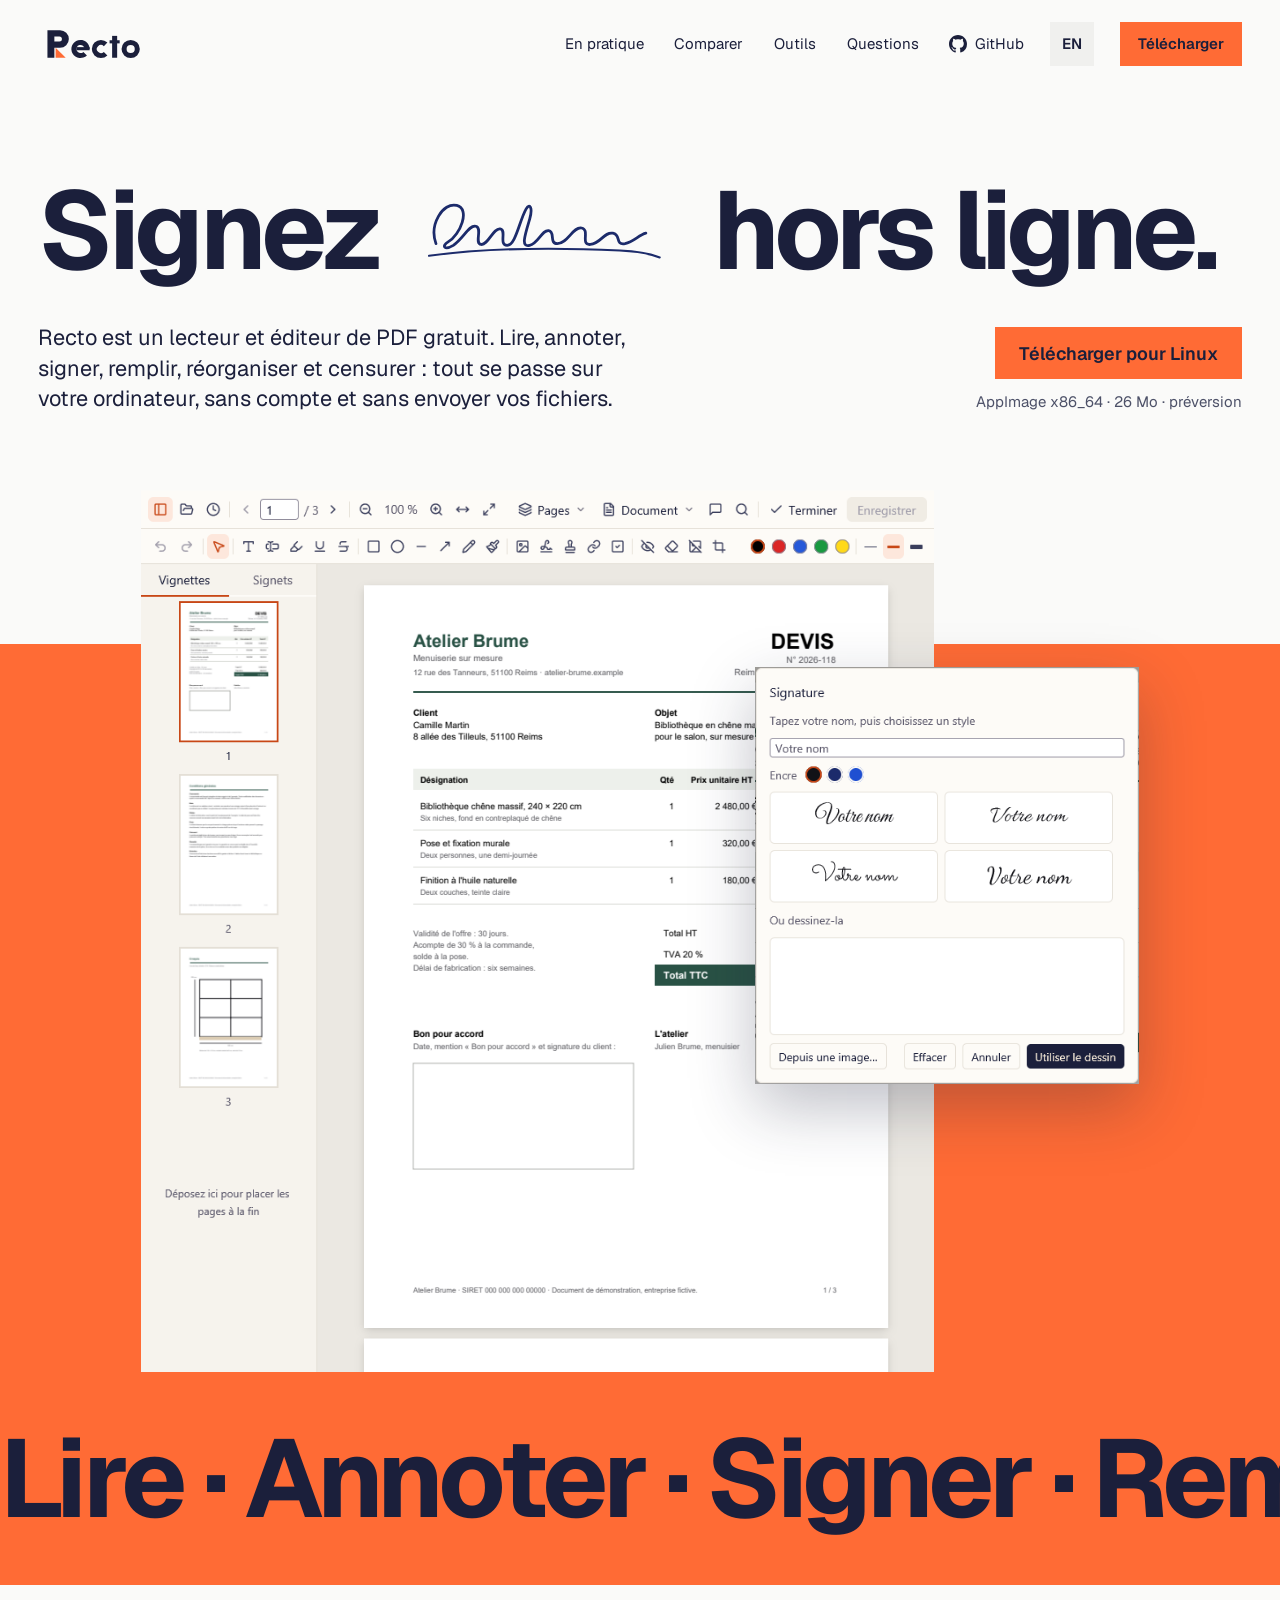
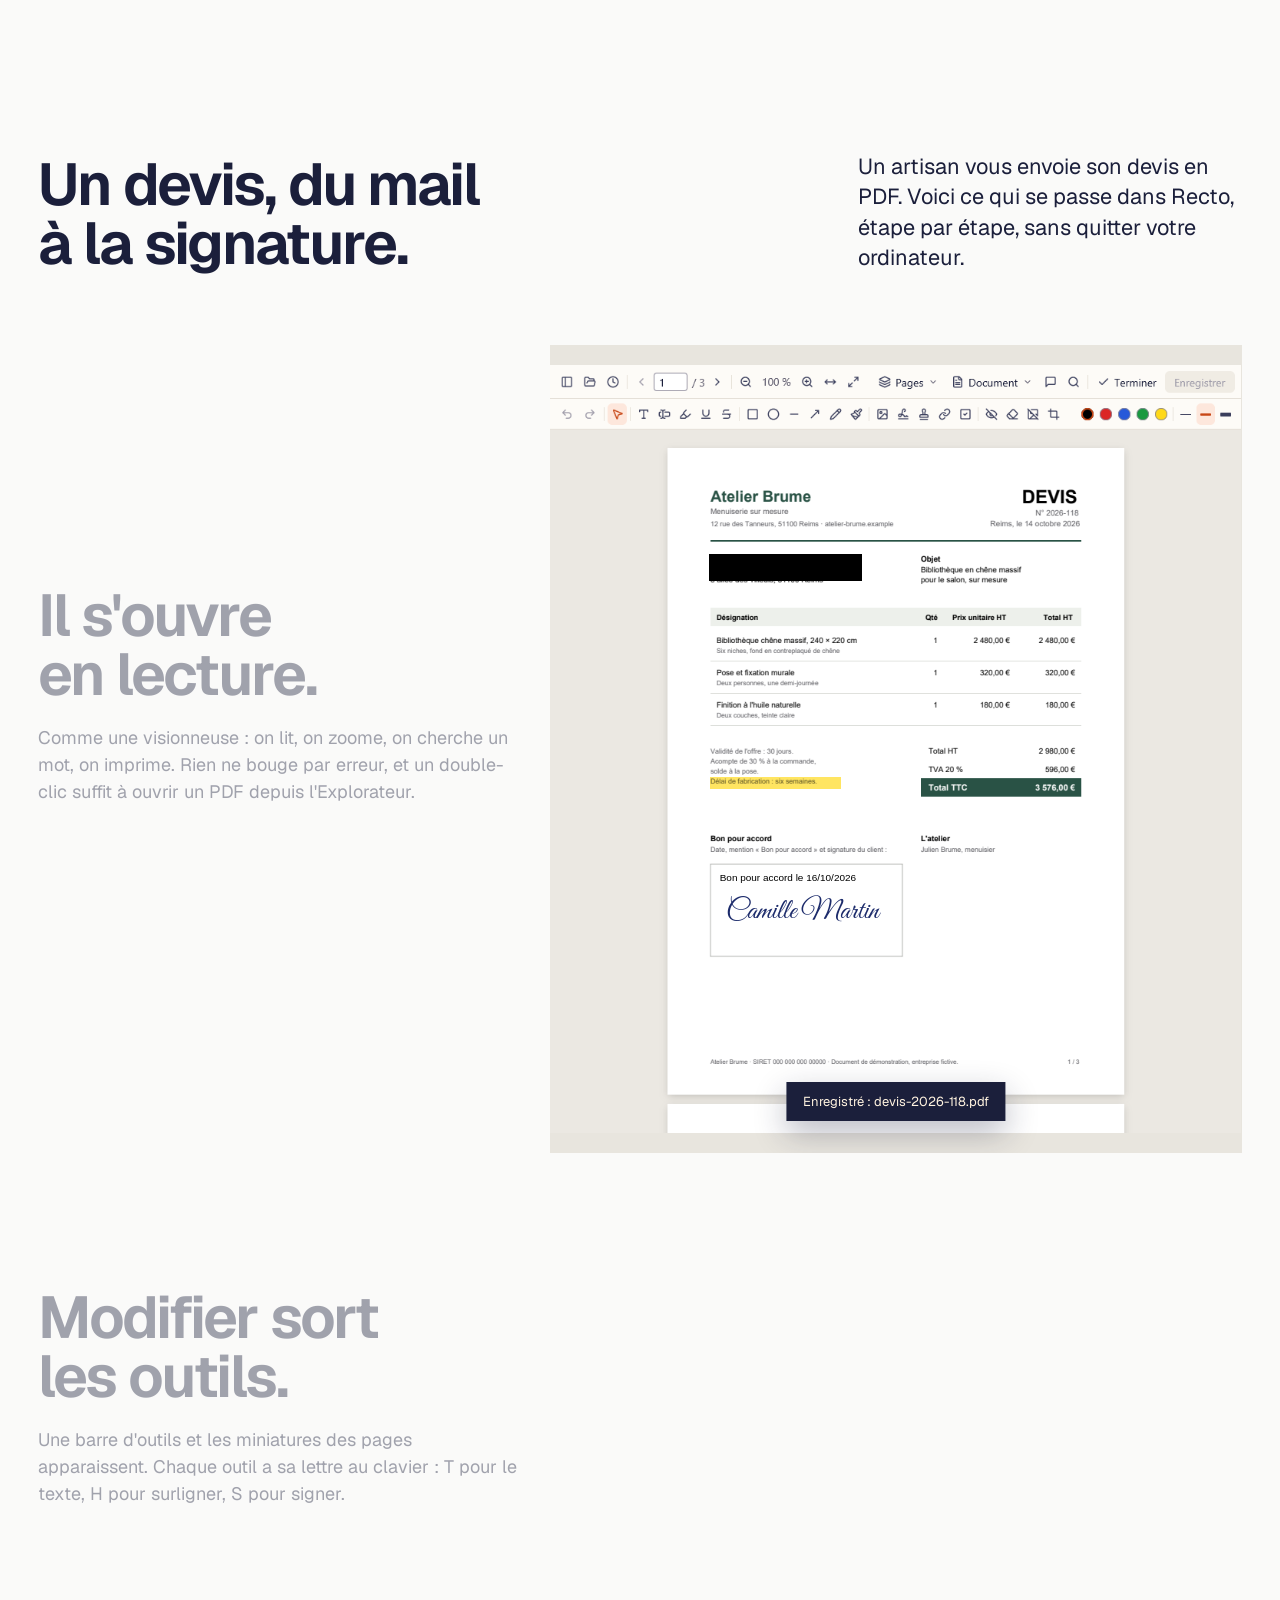
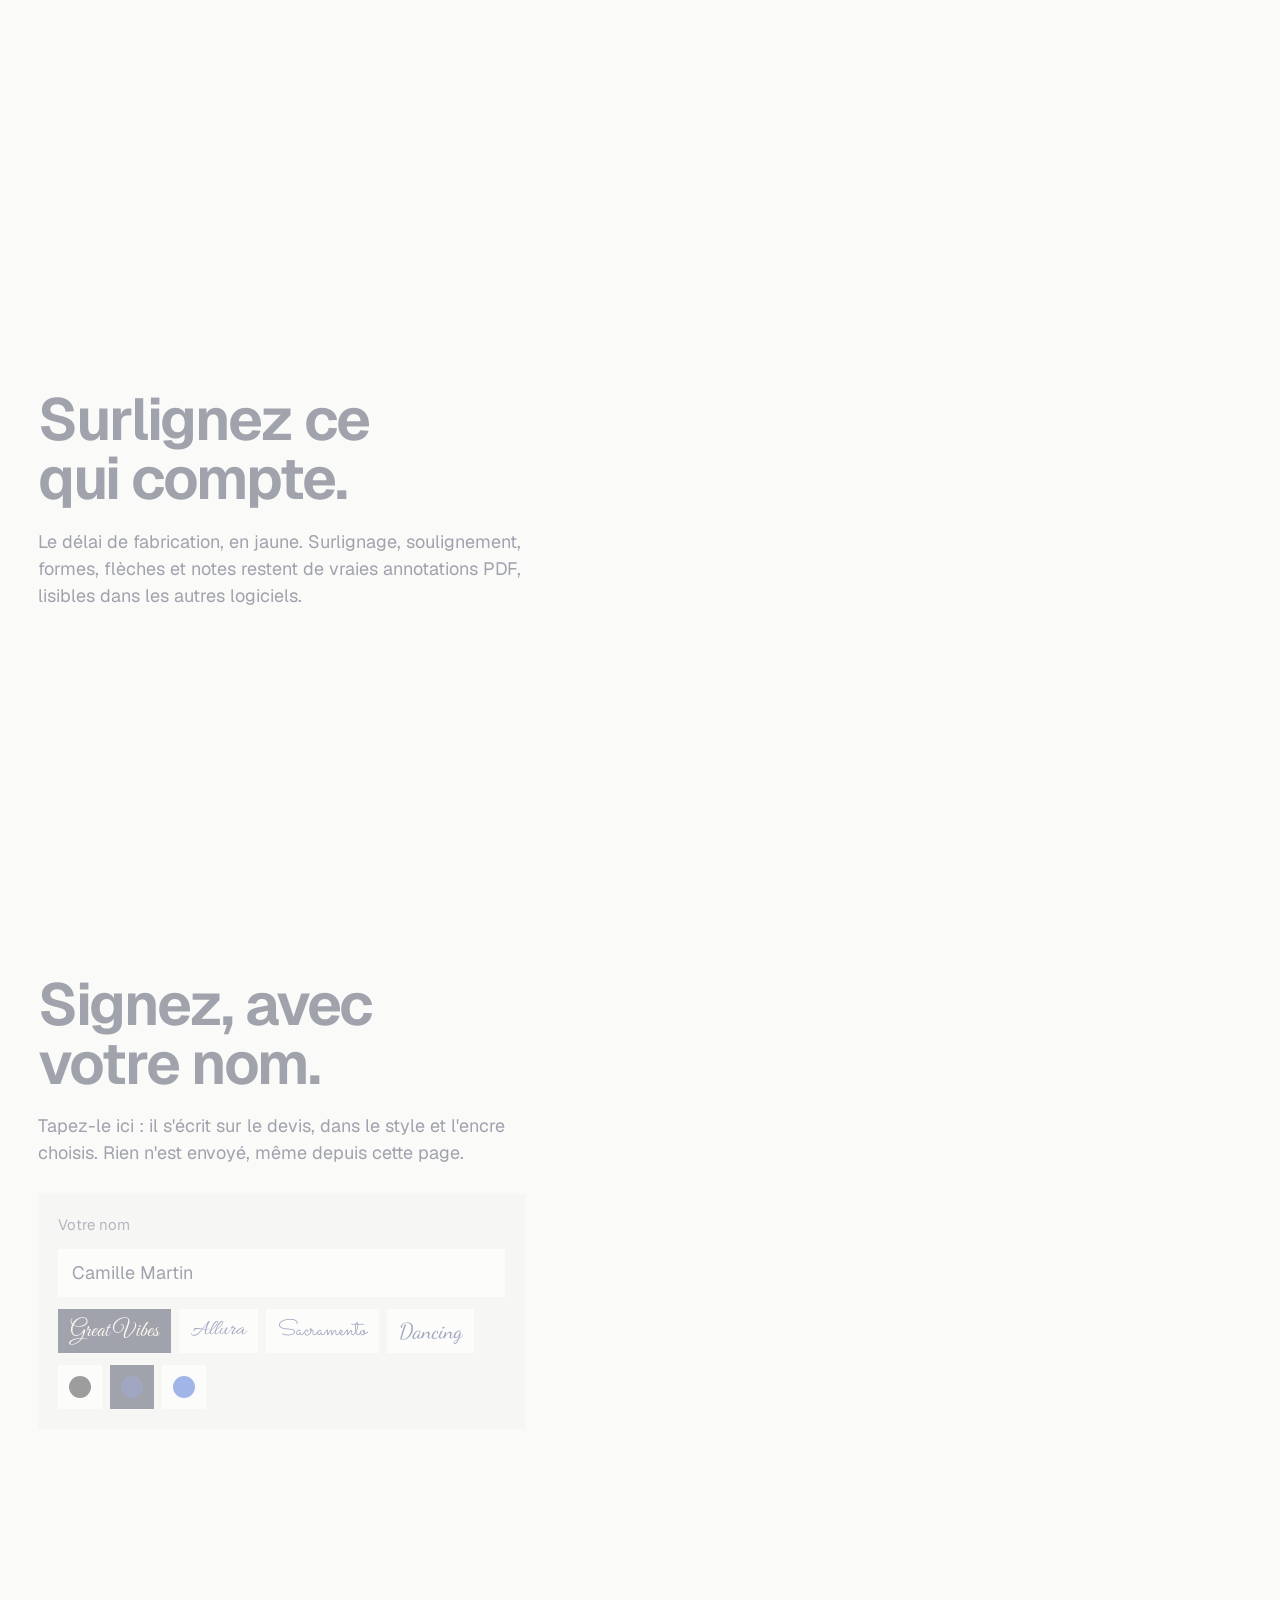
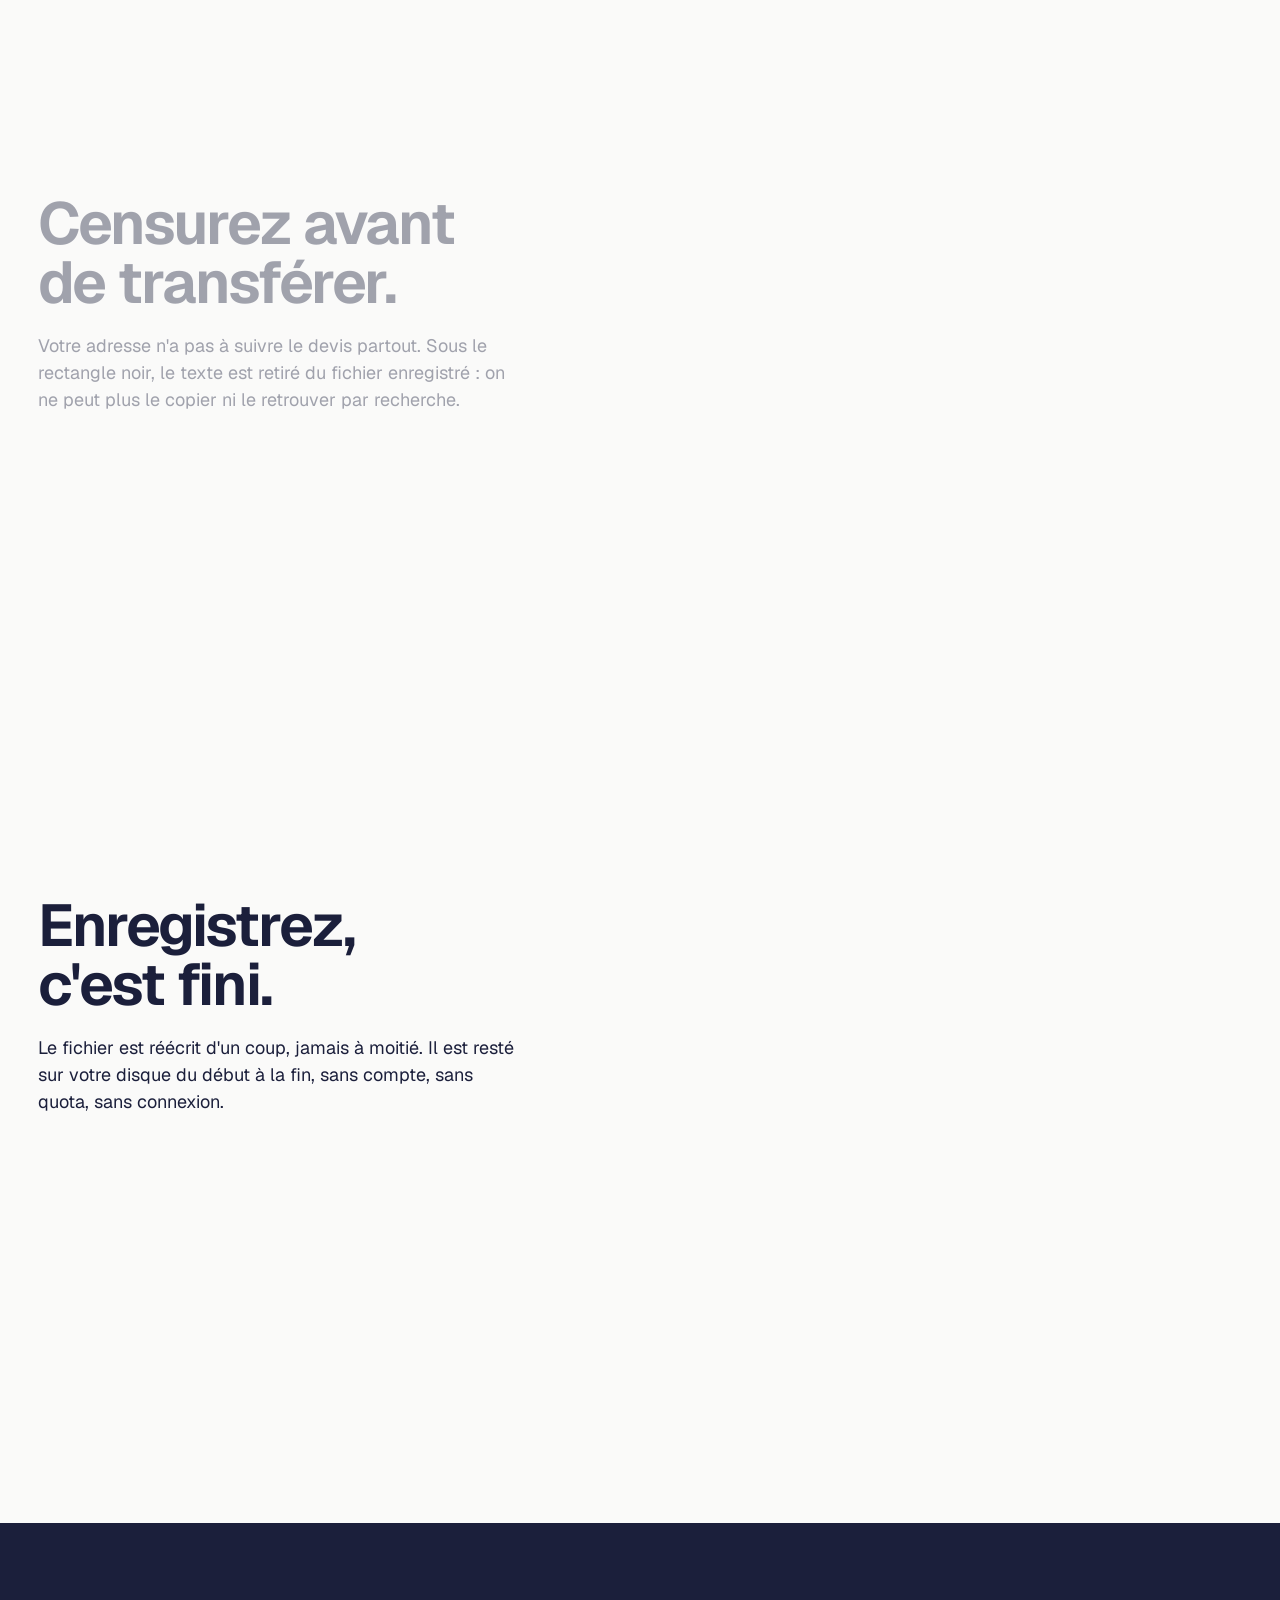
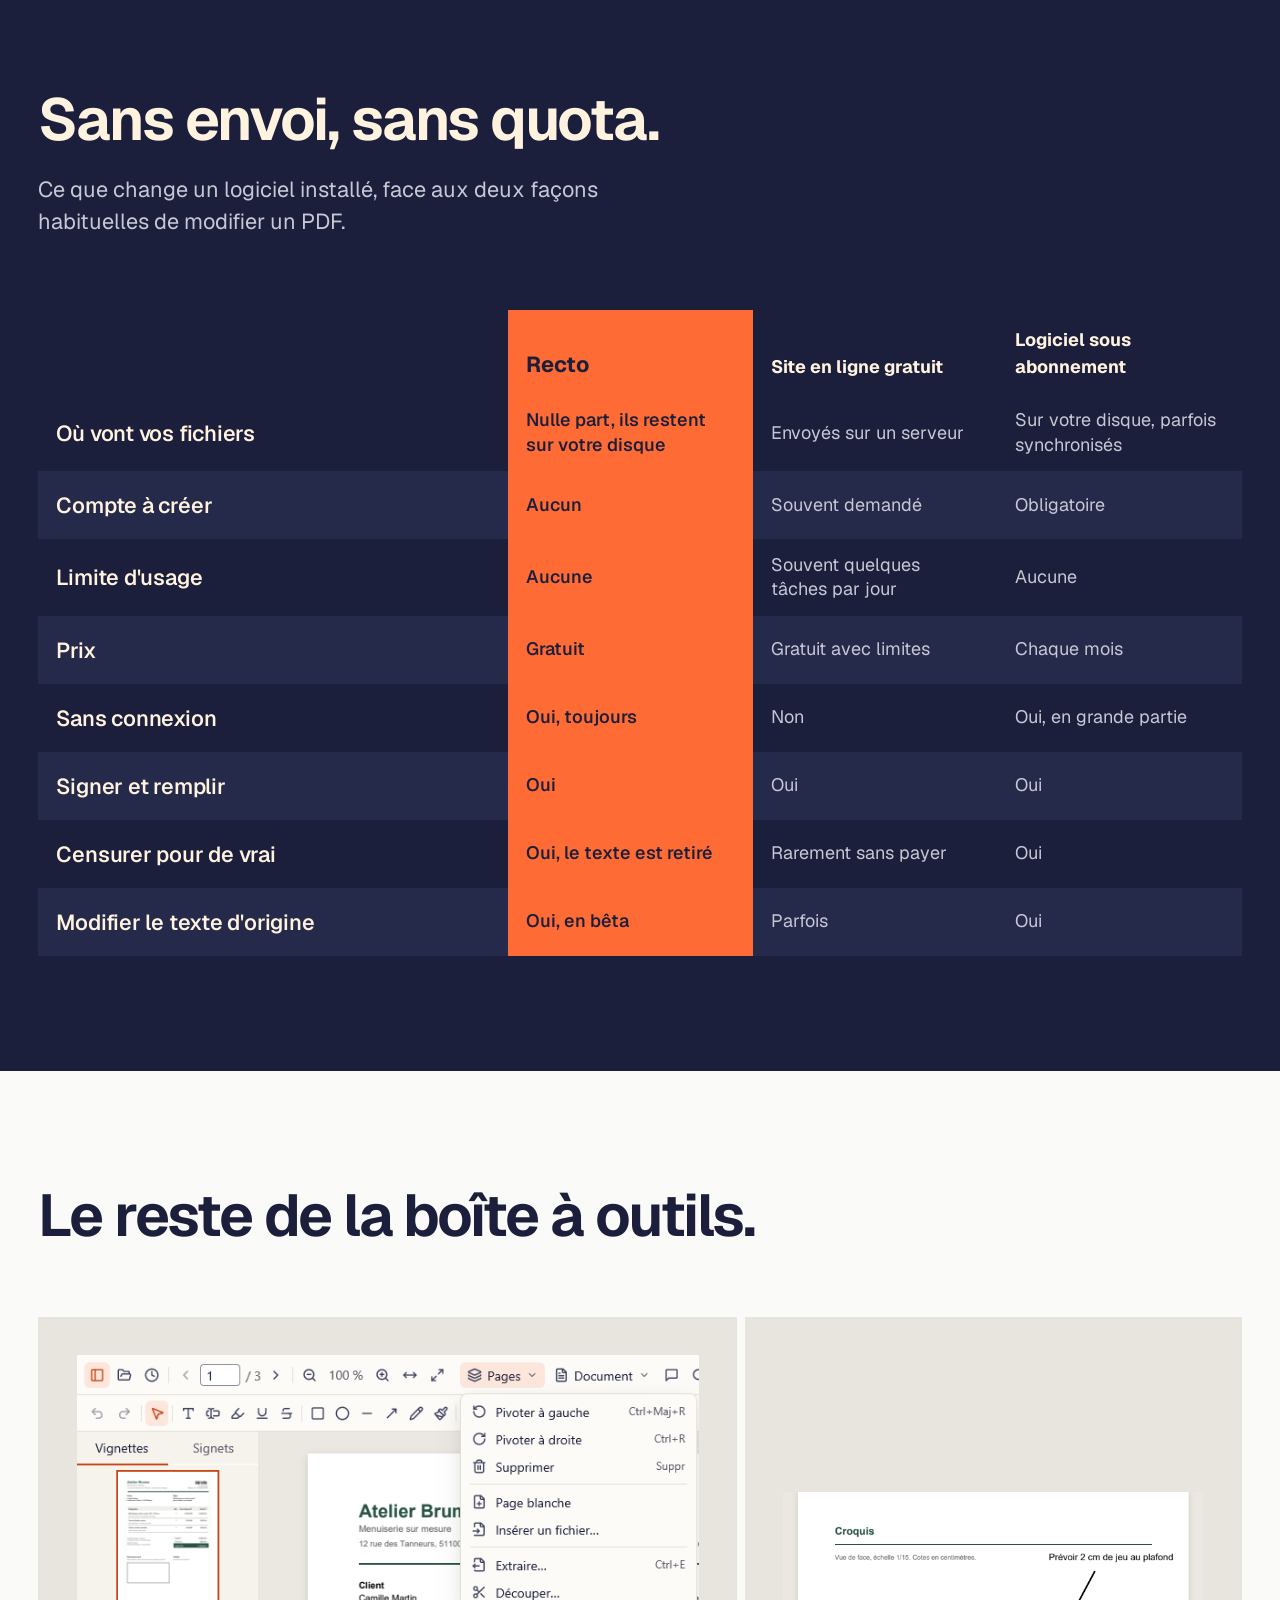
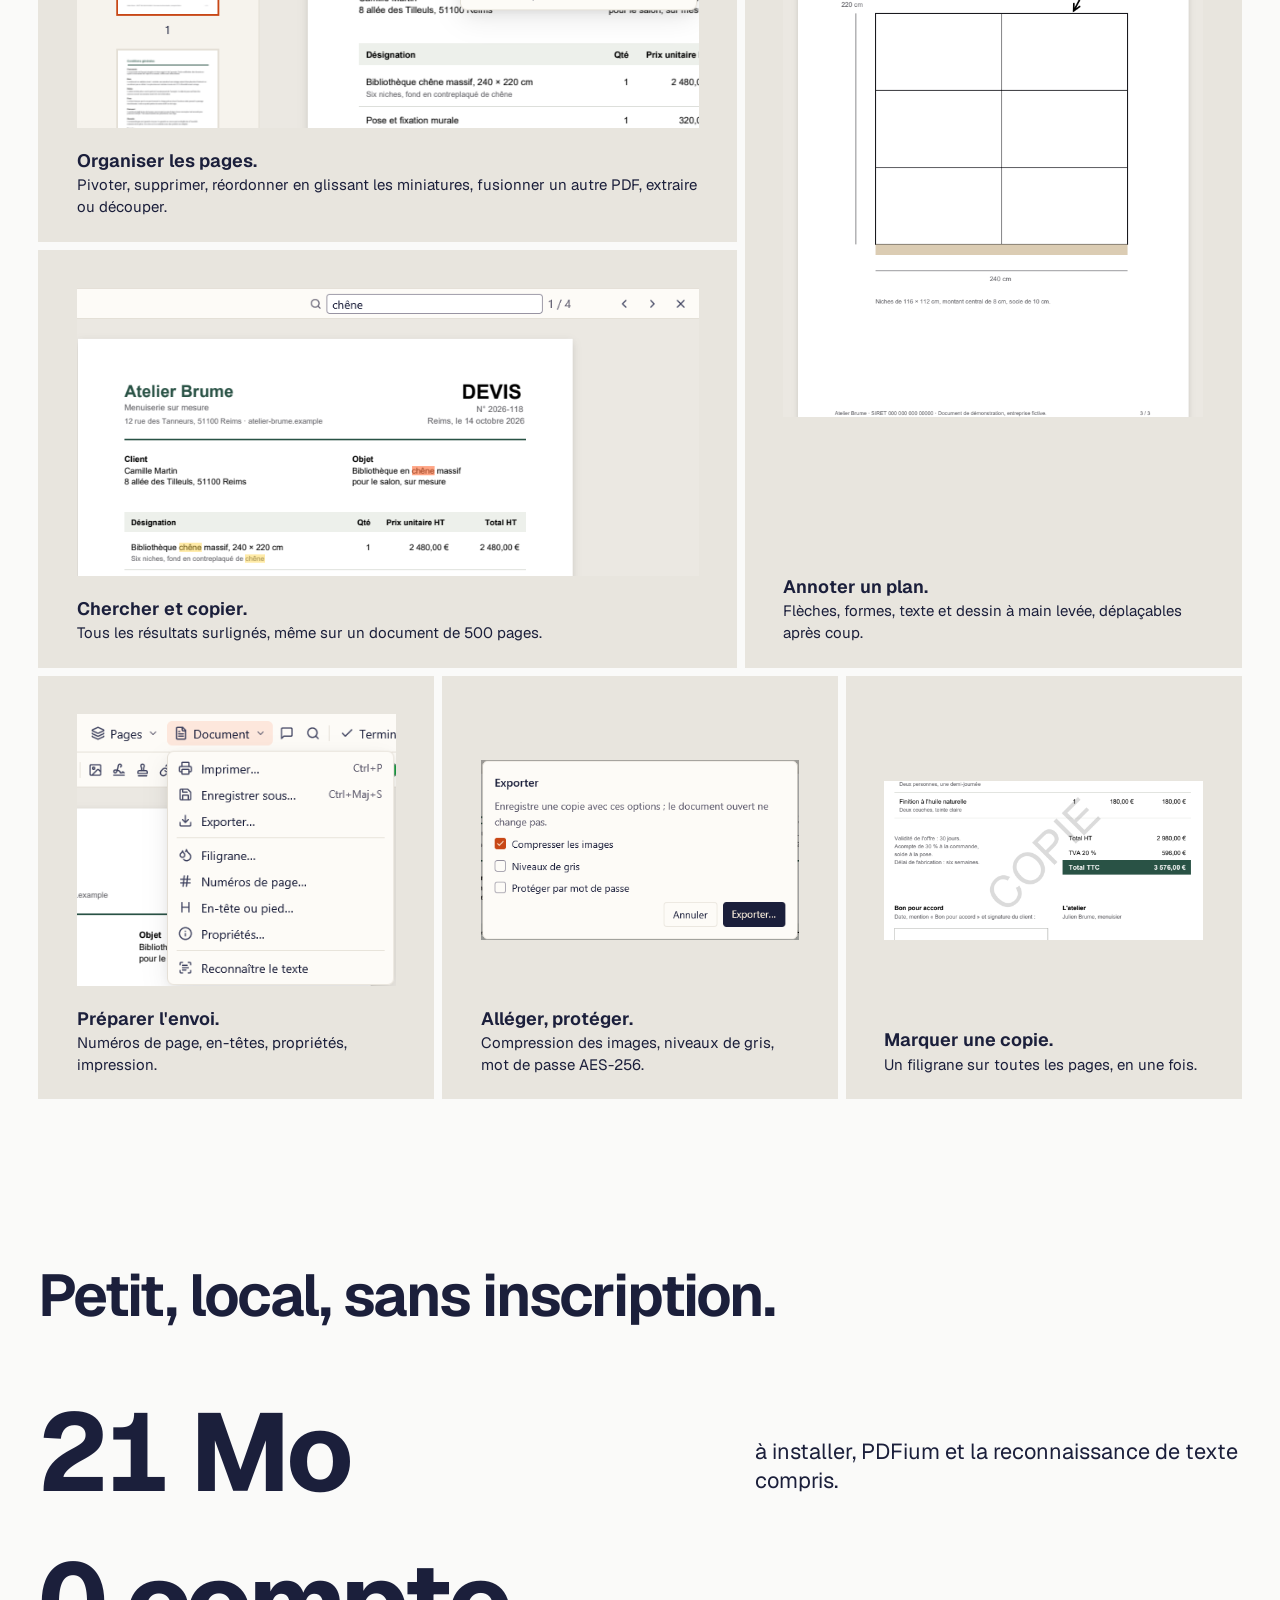
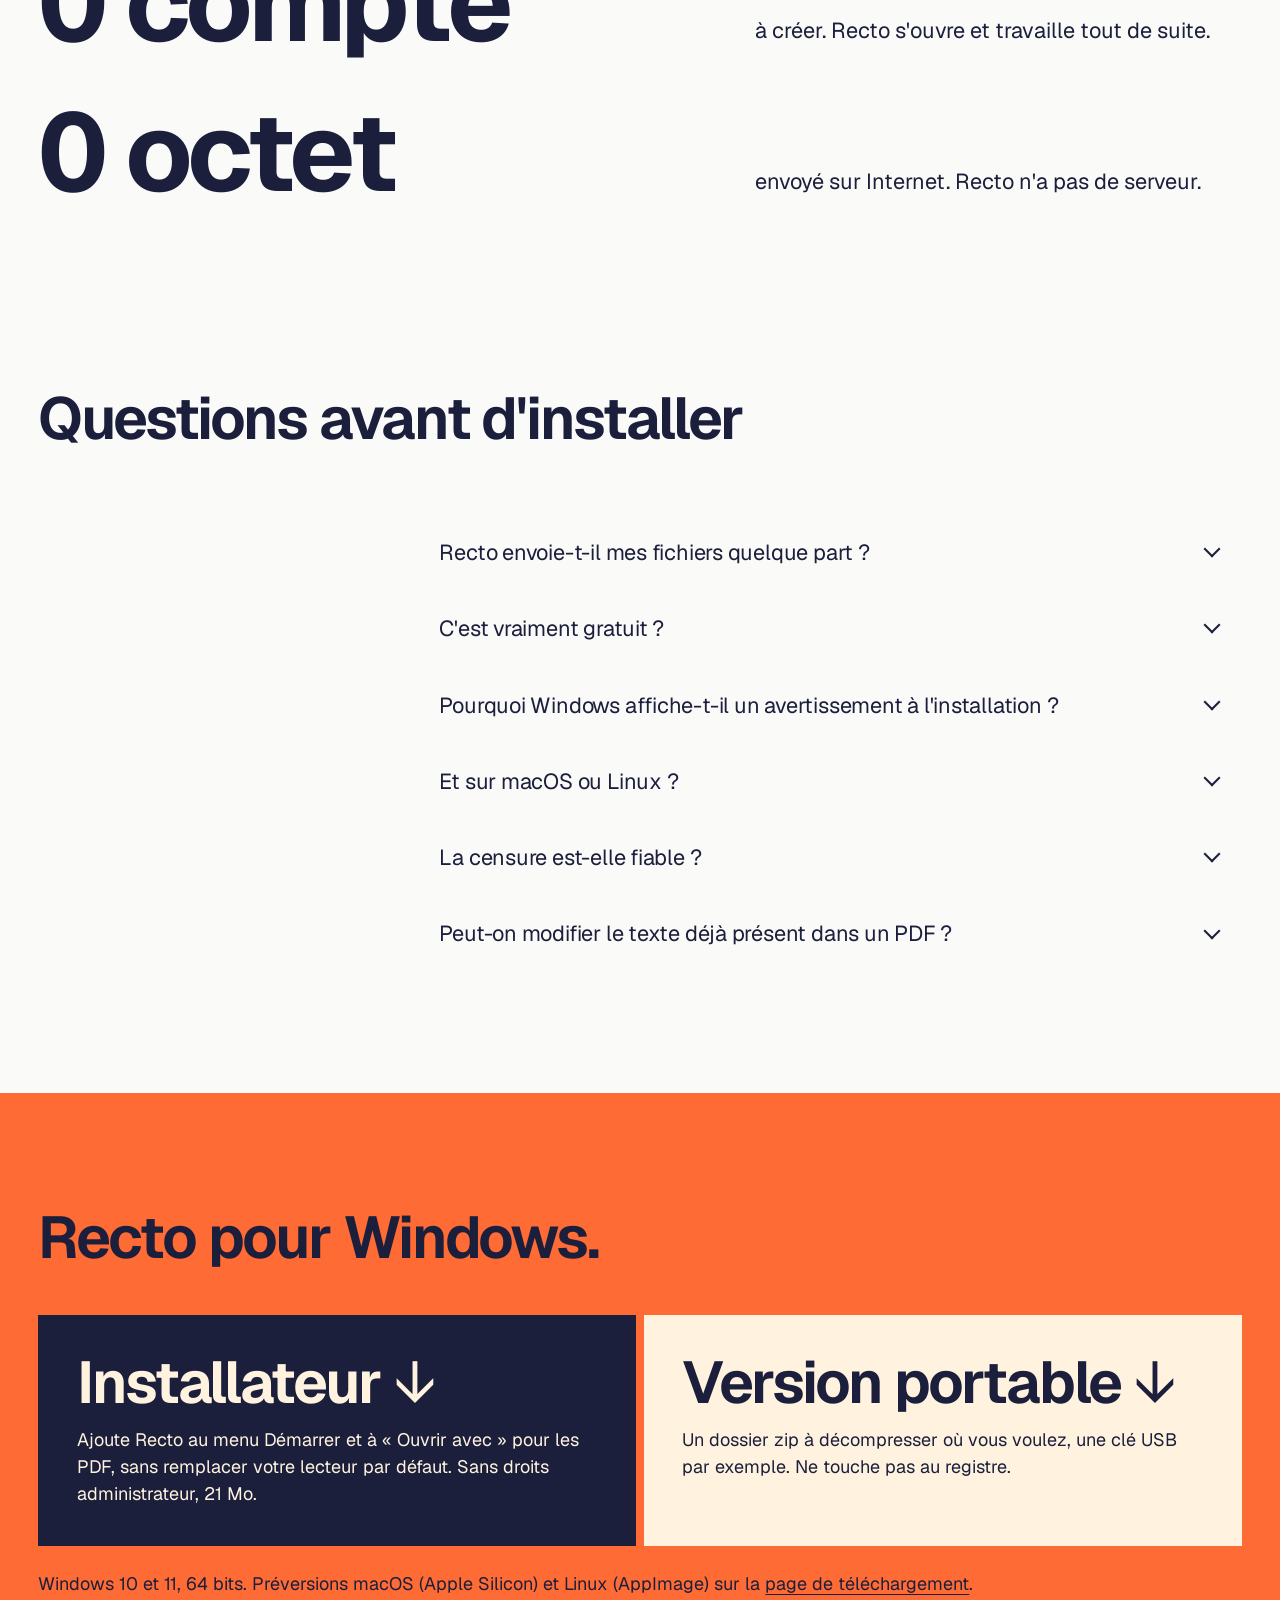
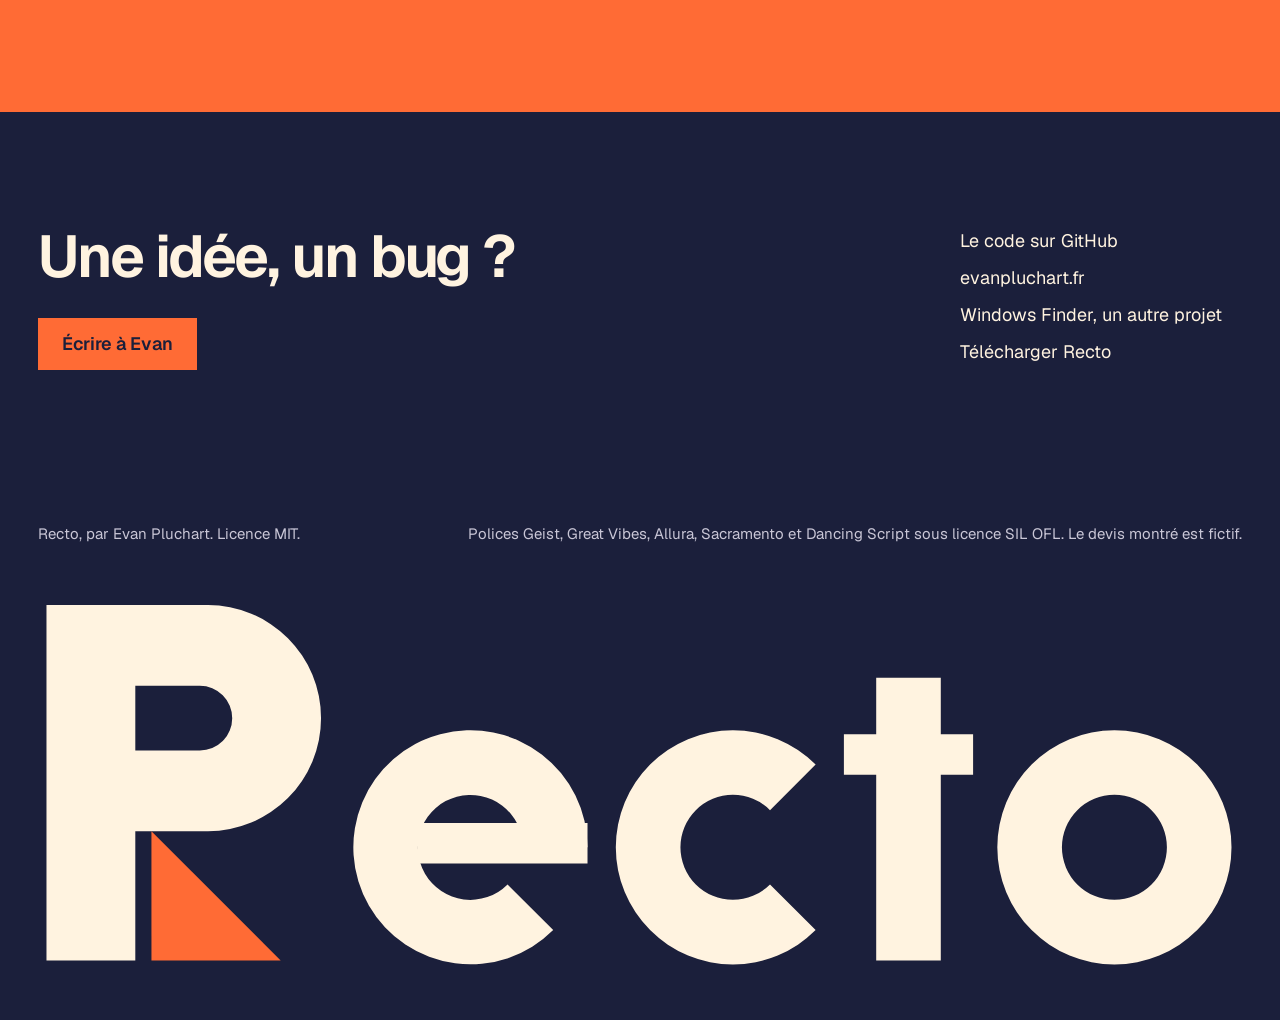
<file: site/index.html>
<!doctype html>
<html lang="fr">
<head>
<meta charset="utf-8">
<meta name="viewport" content="width=device-width, initial-scale=1, viewport-fit=cover">
<title>Recto — lire, signer et modifier vos PDF, hors ligne</title>
<meta name="description" content="Recto est un lecteur et éditeur de PDF gratuit pour Windows. Annoter, signer, remplir, réorganiser et censurer sur votre ordinateur, sans compte et sans envoyer vos fichiers.">
<meta name="author" content="Evan Pluchart">
<meta name="color-scheme" content="light">
<meta name="theme-color" content="#FAFAF9">
<link rel="canonical" href="https://evanpluchart.github.io/recto/">
<link rel="alternate" hreflang="fr" href="https://evanpluchart.github.io/recto/">
<link rel="alternate" hreflang="en" href="https://evanpluchart.github.io/recto/en/">
<link rel="alternate" hreflang="x-default" href="https://evanpluchart.github.io/recto/en/">
<meta property="og:type" content="website">
<meta property="og:locale" content="fr_FR">
<meta property="og:title" content="Recto — vos PDF, signés hors ligne">
<meta property="og:description" content="Lecteur et éditeur de PDF gratuit. Tout se passe sur votre ordinateur, sans compte et sans envoi.">
<meta property="og:url" content="https://evanpluchart.github.io/recto/">
<meta property="og:image" content="https://evanpluchart.github.io/recto/assets/og.png">
<meta property="og:image:width" content="1200">
<meta property="og:image:height" content="630">
<meta name="twitter:card" content="summary_large_image">
<link rel="icon" href="favicon.png" type="image/png">
<link rel="icon" href="icon.svg" type="image/svg+xml">
<link rel="preload" href="assets/fonts/geist.woff2" as="font" type="font/woff2" crossorigin>
<link rel="stylesheet" href="assets/style.css">
<script>document.documentElement.classList.add("js")</script>
</head>
<body>
<a class="skip" href="#contenu">Aller au contenu</a>

<header class="nav-bar">
<div class="nav frame">
  <a class="nav-logo" href="./" aria-label="Recto, accueil">
    <img src="logo.svg" alt="Recto" width="140" height="53">
  </a>
  <nav aria-label="Sections">
    <a href="#en-pratique">En pratique</a>
    <a href="#comparer">Comparer</a>
    <a href="#outils">Outils</a>
    <a href="#questions">Questions</a>
    <a class="nav-github" href="https://github.com/EvanPluchart/recto"><svg viewBox="0 0 16 16" width="18" height="18" aria-hidden="true" focusable="false"><path fill="currentColor" d="M8 0C3.58 0 0 3.58 0 8c0 3.54 2.29 6.53 5.47 7.59.4.07.55-.17.55-.38 0-.19-.01-.82-.01-1.49-2.01.37-2.53-.49-2.69-.94-.09-.23-.48-.94-.82-1.13-.28-.15-.68-.52-.01-.53.63-.01 1.08.58 1.23.82.72 1.21 1.87.87 2.33.66.07-.52.28-.87.51-1.07-1.78-.2-3.64-.89-3.64-3.95 0-.87.31-1.59.82-2.15-.08-.2-.36-1.02.08-2.12 0 0 .67-.21 2.2.82.64-.18 1.32-.27 2-.27.68 0 1.36.09 2 .27 1.53-1.04 2.2-.82 2.2-.82.44 1.1.16 1.92.08 2.12.51.56.82 1.27.82 2.15 0 3.07-1.87 3.75-3.65 3.95.29.25.54.73.54 1.48 0 1.07-.01 1.93-.01 2.2 0 .21.15.46.55.38A8.013 8.013 0 0016 8c0-4.42-3.58-8-8-8z"/></svg>GitHub</a>
  </nav>
  <a class="nav-lang" href="en/" hreflang="en" lang="en" aria-label="English version">EN</a>
  <a class="button button-small" href="#telecharger">Télécharger</a>
</div>
</header>

<main id="contenu">

  <section class="hero" aria-labelledby="titre">
    <div class="frame">
      <h1 id="titre" class="hero-line">
        <span class="hero-word rise">Signez</span>
        <span class="hero-slot"><svg class="hero-sig" viewBox="0 0 330 92" role="img" aria-label="votre devis"><g fill="none" stroke="#1C2B6B" stroke-linecap="round" stroke-linejoin="round"><path pathLength="1" stroke-width="3.2" d="M38 62 C30 40 46 14 62 18 C78 22 66 52 52 60 C44 65 48 70 58 64 C70 56 76 40 84 42 C92 44 82 62 90 63 C98 64 104 44 112 45 C120 46 110 64 120 64 C130 64 134 36 142 22 C146 15 150 20 146 34 C140 54 136 66 146 64 C156 62 160 46 168 47 C176 48 168 62 178 62 C190 62 196 42 206 44 C216 46 204 64 216 63 C228 62 232 48 242 50 C252 52 244 64 256 62 C266 60 272 52 280 50"/><path pathLength="1" stroke-width="2.4" d="M30 76 C90 68 170 66 250 70 C270 71 286 74 296 78"/></g></svg></span>
        <span class="hero-word rise">hors&nbsp;ligne.</span>
      </h1>
      <div class="hero-foot">
        <p class="hero-lead rise">Recto est un lecteur et éditeur de PDF gratuit. Lire, annoter, signer, remplir, réorganiser et censurer&nbsp;: tout se passe sur votre ordinateur, sans compte et sans envoyer vos fichiers.</p>
        <div class="hero-action rise">
          <a class="button" href="https://github.com/EvanPluchart/recto/releases/latest" data-mac="Télécharger pour macOS" data-linux="Télécharger pour Linux">Télécharger pour Windows</a>
          <p class="note" data-mac="Mac Apple Silicon (M1 et suivants) · 22&nbsp;Mo · préversion, app non signée&nbsp;: clic droit, puis Ouvrir" data-linux="AppImage x86_64 · 26&nbsp;Mo · préversion">Windows 10 et 11 · 21&nbsp;Mo · licence MIT</p>
        </div>
      </div>
    </div>
    <div class="hero-stage">
      <figure class="hero-window shutter" data-ui>
        <img src="assets/app-edit.png" alt="Recto en mode édition&nbsp;: la barre d'outils, les miniatures des trois pages d'un devis et la première page ouverte." width="900" height="1000">
      </figure>
      <figure class="hero-dialog" data-ui>
        <img src="assets/tile-signature.png" alt="La fenêtre Signature de Recto&nbsp;: un champ pour le nom, trois encres, quatre styles et une zone pour dessiner." width="472" height="512">
      </figure>
      <div class="marquee" aria-hidden="true">
        <div class="marquee-track">
          <span>Lire · Annoter · Signer · Remplir · Fusionner · Découper · Pivoter · Censurer · Filigraner · Compresser · Protéger · Reconnaître le texte ·&nbsp;</span>
          <span>Lire · Annoter · Signer · Remplir · Fusionner · Découper · Pivoter · Censurer · Filigraner · Compresser · Protéger · Reconnaître le texte ·&nbsp;</span>
        </div>
      </div>
    </div>
  </section>

  <section id="en-pratique" class="story" aria-labelledby="story-title">
    <div class="frame story-head">
      <h2 id="story-title" class="head rise">Un devis, du mail à la signature.</h2>
      <p class="story-intro rise">Un artisan vous envoie son devis en PDF. Voici ce qui se passe dans Recto, étape par étape, sans quitter votre ordinateur.</p>
    </div>
    <div class="frame story-body">
      <div class="story-sticky">
        <div class="story-doc" data-ui>
          <img class="doc-read" src="assets/app-read.png" alt="Le devis ouvert dans Recto." width="900" height="1000" loading="lazy">
          <img class="doc-edit" src="assets/app-editbase.png" alt="" width="900" height="1000" loading="lazy">
          <span class="ov ov-hl" aria-hidden="true"></span>
          <svg class="ov ov-ink" viewBox="0 0 900 1000" aria-hidden="true" focusable="false">
            <defs><clipPath id="write"><rect class="write" x="0" y="0" width="900" height="1000"/></clipPath></defs>
            <g clip-path="url(#write)">
              <text class="ov-mention" x="221" y="672">Bon pour accord le 16/10/2026</text>
              <text class="ov-sig" x="229" y="720">Camille Martin</text>
            </g>
          </svg>
          <span class="ov ov-redact" aria-hidden="true"></span>
          <span class="ov ov-toast" aria-hidden="true">Enregistré&nbsp;: devis-2026-118.pdf</span>
        </div>
      </div>
      <ol class="story-steps">
        <li class="step" data-step="0">
          <h3 class="step-title">Il s'ouvre en lecture.</h3>
          <p>Comme une visionneuse&nbsp;: on lit, on zoome, on cherche un mot, on imprime. Rien ne bouge par erreur, et un double-clic suffit à ouvrir un PDF depuis l'Explorateur.</p>
        </li>
        <li class="step" data-step="1">
          <h3 class="step-title">Modifier sort les outils.</h3>
          <p>Une barre d'outils et les miniatures des pages apparaissent. Chaque outil a sa lettre au clavier&nbsp;: T pour le texte, H pour surligner, S pour signer.</p>
        </li>
        <li class="step" data-step="2">
          <h3 class="step-title">Surlignez ce qui compte.</h3>
          <p>Le délai de fabrication, en jaune. Surlignage, soulignement, formes, flèches et notes restent de vraies annotations PDF, lisibles dans les autres logiciels.</p>
        </li>
        <li class="step" data-step="3">
          <h3 class="step-title">Signez, avec votre nom.</h3>
          <p>Tapez-le ici&nbsp;: il s'écrit sur le devis, dans le style et l'encre choisis. Rien n'est envoyé, même depuis cette page.</p>
          <div class="sign-panel" data-ui>
            <label for="sign-name">Votre nom</label>
            <input id="sign-name" type="text" value="Camille Martin" placeholder="Votre nom" maxlength="32" autocomplete="off" spellcheck="false">
            <div class="sign-row" role="radiogroup" aria-label="Style">
              <button type="button" role="radio" aria-checked="true" data-font="Great Vibes" style="font-family: 'Great Vibes', cursive">Great Vibes</button>
              <button type="button" role="radio" aria-checked="false" data-font="Allura" style="font-family: 'Allura', cursive">Allura</button>
              <button type="button" role="radio" aria-checked="false" data-font="Sacramento" style="font-family: 'Sacramento', cursive">Sacramento</button>
              <button type="button" role="radio" aria-checked="false" data-font="Dancing Script" style="font-family: 'Dancing Script', cursive">Dancing</button>
            </div>
            <div class="sign-row sign-inks" role="radiogroup" aria-label="Encre">
              <button type="button" role="radio" aria-checked="false" data-ink="#121217" style="--swatch: #121217"><span class="visually-hidden">Noire</span></button>
              <button type="button" role="radio" aria-checked="true" data-ink="#1C2B6B" style="--swatch: #1C2B6B"><span class="visually-hidden">Bleu nuit</span></button>
              <button type="button" role="radio" aria-checked="false" data-ink="#1F4FD1" style="--swatch: #1F4FD1"><span class="visually-hidden">Bleue</span></button>
            </div>
          </div>
        </li>
        <li class="step" data-step="4">
          <h3 class="step-title">Censurez avant de transférer.</h3>
          <p>Votre adresse n'a pas à suivre le devis partout. Sous le rectangle noir, le texte est retiré du fichier enregistré&nbsp;: on ne peut plus le copier ni le retrouver par recherche.</p>
        </li>
        <li class="step" data-step="5">
          <h3 class="step-title">Enregistrez, c'est fini.</h3>
          <p>Le fichier est réécrit d'un coup, jamais à moitié. Il est resté sur votre disque du début à la fin, sans compte, sans quota, sans connexion.</p>
        </li>
      </ol>
    </div>
  </section>

  <section id="comparer" class="compare" aria-labelledby="compare-title">
    <div class="frame">
      <h2 id="compare-title" class="head rise">Sans envoi, sans quota.</h2>
      <p class="compare-intro rise">Ce que change un logiciel installé, face aux deux façons habituelles de modifier un PDF.</p>
      <div class="compare-table rise" role="table" aria-label="Recto comparé aux autres façons de modifier un PDF">
        <div class="compare-row compare-top" role="row">
          <span role="columnheader"><span class="visually-hidden">Question</span></span>
          <span role="columnheader" class="is-recto">Recto</span>
          <span role="columnheader">Site en ligne gratuit</span>
          <span role="columnheader">Logiciel sous abonnement</span>
        </div>
        <div class="compare-row" role="row">
          <span role="rowheader">Où vont vos fichiers</span>
          <span role="cell" class="is-recto" data-col="Recto">Nulle part, ils restent sur votre disque</span>
          <span role="cell" data-col="Site en ligne">Envoyés sur un serveur</span>
          <span role="cell" data-col="Abonnement">Sur votre disque, parfois synchronisés</span>
        </div>
        <div class="compare-row" role="row">
          <span role="rowheader">Compte à créer</span>
          <span role="cell" class="is-recto" data-col="Recto">Aucun</span>
          <span role="cell" data-col="Site en ligne">Souvent demandé</span>
          <span role="cell" data-col="Abonnement">Obligatoire</span>
        </div>
        <div class="compare-row" role="row">
          <span role="rowheader">Limite d'usage</span>
          <span role="cell" class="is-recto" data-col="Recto">Aucune</span>
          <span role="cell" data-col="Site en ligne">Souvent quelques tâches par jour</span>
          <span role="cell" data-col="Abonnement">Aucune</span>
        </div>
        <div class="compare-row" role="row">
          <span role="rowheader">Prix</span>
          <span role="cell" class="is-recto" data-col="Recto">Gratuit</span>
          <span role="cell" data-col="Site en ligne">Gratuit avec limites</span>
          <span role="cell" data-col="Abonnement">Chaque mois</span>
        </div>
        <div class="compare-row" role="row">
          <span role="rowheader">Sans connexion</span>
          <span role="cell" class="is-recto" data-col="Recto">Oui, toujours</span>
          <span role="cell" data-col="Site en ligne">Non</span>
          <span role="cell" data-col="Abonnement">Oui, en grande partie</span>
        </div>
        <div class="compare-row" role="row">
          <span role="rowheader">Signer et remplir</span>
          <span role="cell" class="is-recto" data-col="Recto">Oui</span>
          <span role="cell" data-col="Site en ligne">Oui</span>
          <span role="cell" data-col="Abonnement">Oui</span>
        </div>
        <div class="compare-row" role="row">
          <span role="rowheader">Censurer pour de vrai</span>
          <span role="cell" class="is-recto" data-col="Recto">Oui, le texte est retiré</span>
          <span role="cell" data-col="Site en ligne">Rarement sans payer</span>
          <span role="cell" data-col="Abonnement">Oui</span>
        </div>
        <div class="compare-row" role="row">
          <span role="rowheader">Modifier le texte d'origine</span>
          <span role="cell" class="is-recto" data-col="Recto">Oui, en bêta</span>
          <span role="cell" data-col="Site en ligne">Parfois</span>
          <span role="cell" data-col="Abonnement">Oui</span>
        </div>
      </div>
    </div>
  </section>

  <section id="outils" class="board frame" aria-labelledby="board-title">
    <h2 id="board-title" class="head rise">Le reste de la boîte à outils.</h2>
    <div class="board-grid">
      <figure class="tile tile-pages rise" data-ui>
        <div class="tile-shot"><img src="assets/tile-pages.png" alt="Le menu Pages ouvert à côté des miniatures&nbsp;: pivoter, supprimer, page blanche, insérer un fichier, extraire, découper." width="682" height="409" loading="lazy"></div>
        <figcaption><strong>Organiser les pages.</strong> Pivoter, supprimer, réordonner en glissant les miniatures, fusionner un autre PDF, extraire ou découper.</figcaption>
      </figure>
      <figure class="tile tile-find rise" data-ui>
        <div class="tile-shot"><img src="assets/tile-find.png" alt="La recherche du mot chêne&nbsp;: quatre résultats surlignés sur la page." width="748" height="346" loading="lazy"></div>
        <figcaption><strong>Chercher et copier.</strong> Tous les résultats surlignés, même sur un document de 500&nbsp;pages.</figcaption>
      </figure>
      <figure class="tile tile-document rise" data-ui>
        <div class="tile-shot"><img src="assets/tile-document.png" alt="Le menu Document&nbsp;: imprimer, enregistrer sous, exporter, filigrane, numéros de page, en-tête ou pied, propriétés, reconnaître le texte." width="365" height="311" loading="lazy"></div>
        <figcaption><strong>Préparer l'envoi.</strong> Numéros de page, en-têtes, propriétés, impression.</figcaption>
      </figure>
      <figure class="tile tile-export rise" data-ui>
        <div class="tile-shot"><img src="assets/tile-export.png" alt="La fenêtre Exporter&nbsp;: compresser les images, niveaux de gris, protéger par mot de passe." width="444" height="250" loading="lazy"></div>
        <figcaption><strong>Alléger, protéger.</strong> Compression des images, niveaux de gris, mot de passe AES-256.</figcaption>
      </figure>
      <figure class="tile tile-watermark rise" data-ui>
        <div class="tile-shot"><img src="assets/tile-watermark.png" alt="Le devis marqué d'un filigrane COPIE en diagonale." width="520" height="260" loading="lazy"></div>
        <figcaption><strong>Marquer une copie.</strong> Un filigrane sur toutes les pages, en une fois.</figcaption>
      </figure>
      <figure class="tile tile-sketch rise" data-ui>
        <div class="tile-shot"><img src="assets/app-sketch.png" alt="La page du croquis, annotée d'une flèche et de la note Prévoir 2 cm de jeu au plafond." width="640" height="800" loading="lazy"></div>
        <figcaption><strong>Annoter un plan.</strong> Flèches, formes, texte et dessin à main levée, déplaçables après coup.</figcaption>
      </figure>
    </div>
  </section>

  <section class="figures frame" aria-labelledby="figures-title">
    <h2 id="figures-title" class="head rise">Petit, local, sans inscription.</h2>
    <dl class="figures-list">
      <div class="figure rise"><dt><span class="count" data-to="21">21</span>&nbsp;Mo</dt><dd>à installer, PDFium et la reconnaissance de texte compris.</dd></div>
      <div class="figure rise"><dt><span class="count" data-to="0">0</span>&nbsp;compte</dt><dd>à créer. Recto s'ouvre et travaille tout de suite.</dd></div>
      <div class="figure rise"><dt><span class="count" data-to="0">0</span>&nbsp;octet</dt><dd>envoyé sur Internet. Recto n'a pas de serveur.</dd></div>
    </dl>
  </section>

  <section id="questions" class="faq frame" aria-labelledby="faq-title">
    <h2 id="faq-title" class="head rise">Questions avant d'installer</h2>
    <div class="faq-list rise">
      <details>
        <summary>Recto envoie-t-il mes fichiers quelque part&nbsp;?</summary>
        <p>Non. Recto n'a ni compte ni serveur&nbsp;: il lit vos fichiers sur votre disque et les enregistre au même endroit, par une écriture atomique qui ne laisse jamais un PDF à moitié écrit. Il fonctionne sans connexion.</p>
      </details>
      <details>
        <summary>C'est vraiment gratuit&nbsp;?</summary>
        <p>Oui, sous licence MIT, sans publicité, sans version payante et sans limite de pages ou de tâches.</p>
      </details>
      <details>
        <summary>Pourquoi Windows affiche-t-il un avertissement à l'installation&nbsp;?</summary>
        <p>L'installateur n'est pas encore signé par un certificat de code, alors SmartScreen le signale comme peu connu. Cliquez sur «&nbsp;Informations complémentaires&nbsp;» puis «&nbsp;Exécuter quand même&nbsp;». Il s'installe pour votre seul compte, sans droits administrateur, et se désinstalle proprement.</p>
      </details>
      <details>
        <summary>Et sur macOS ou Linux&nbsp;?</summary>
        <p>Oui, en préversion&nbsp;: une app macOS pour les Mac Apple Silicon (M1 et suivants) et une AppImage pour Linux x86_64, sur la même page de téléchargement. Elles se construisent et passent les tests automatiques, mais n'ont pas encore été essayées à la main. L'app macOS n'est pas signée&nbsp;: au premier lancement, faites clic droit sur Recto, puis Ouvrir.</p>
      </details>
      <details>
        <summary>La censure est-elle fiable&nbsp;?</summary>
        <p>Le texte, les images et les dessins sous un rectangle noir sont retirés du fichier, pas seulement cachés. Deux limites&nbsp;: un tracé qui dépasse de la zone reste sous le rectangle, et la structure d'accessibilité du document est supprimée. Relisez toujours le fichier exporté.</p>
      </details>
      <details>
        <summary>Peut-on modifier le texte déjà présent dans un PDF&nbsp;?</summary>
        <p>Oui, en bêta. Recto réécrit la ligne avec la police d'origine quand elle contient les lettres nécessaires, sinon avec une police proche de votre système. Le texte ne se réorganise pas&nbsp;: une ligne plus longue peut chevaucher la suite. La reconnaissance de texte (OCR) ne lit pour l'instant que les lettres sans accents.</p>
      </details>
    </div>
  </section>

  <section id="telecharger" class="cta" aria-labelledby="cta-title">
    <div class="frame">
      <h2 id="cta-title" class="head cta-title rise">Recto pour Windows.</h2>
      <div class="cta-choices rise">
        <a class="cta-choice cta-choice-main" href="https://github.com/EvanPluchart/recto/releases/latest">
          <span class="cta-choice-name">Installateur</span>
          <span class="cta-choice-text">Ajoute Recto au menu Démarrer et à «&nbsp;Ouvrir avec&nbsp;» pour les PDF, sans remplacer votre lecteur par défaut. Sans droits administrateur, 21&nbsp;Mo.</span>
        </a>
        <a class="cta-choice" href="https://github.com/EvanPluchart/recto/releases/latest">
          <span class="cta-choice-name">Version portable</span>
          <span class="cta-choice-text">Un dossier zip à décompresser où vous voulez, une clé USB par exemple. Ne touche pas au registre.</span>
        </a>
      </div>
      <p class="cta-note rise">Windows 10 et 11, 64 bits. Préversions macOS (Apple Silicon) et Linux (AppImage) sur la <a href="https://github.com/EvanPluchart/recto/releases/latest">page de téléchargement</a>.</p>
    </div>
  </section>

</main>

<footer class="footer">
  <div class="footer-top frame">
    <div class="footer-invite">
      <h2 class="head">Une idée, un bug&nbsp;?</h2>
      <a class="button" href="https://evanpluchart.fr">Écrire à Evan</a>
    </div>
    <ul class="footer-links">
      <li><a href="https://github.com/EvanPluchart/recto">Le code sur GitHub</a></li>
      <li><a href="https://evanpluchart.fr">evanpluchart.fr</a></li>
      <li><a href="https://evanpluchart.github.io/windows-finder/">Windows Finder, un autre projet</a></li>
      <li><a href="#telecharger">Télécharger Recto</a></li>
    </ul>
  </div>
  <div class="footer-legal frame">
    <p>Recto, par Evan Pluchart. Licence MIT.</p>
    <p>Polices Geist, Great Vibes, Allura, Sacramento et Dancing Script sous licence SIL OFL. Le devis montré est fictif.</p>
  </div>
  <svg class="footer-mark frame" viewBox="56 36 596 184" aria-hidden="true" focusable="false"><g fill="#FFF3E0"><path fill-rule="evenodd" d="M60 40H104V216H60Z M104 40H140A56 56 0 0 1 140 152H104Z M104 80H136A16 16 0 0 1 136 112H104Z"/></g><g fill="#FF6B35"><path d="M112 152L176 216H112Z"/></g><g fill="#FFF3E0" transform="translate(124 0)"><path d="M204 160A58 58 0 1 0 187 201L164.4 178.4A26 26 0 1 1 172 160Z"/><path d="M120 148H204V168H120Z"/><path d="M317 119A58 58 0 1 0 317 201L294.4 178.4A26 26 0 1 1 294.4 141.6Z"/><path d="M331 104H395V124H331Z"/><path d="M347 76H379V216H347Z"/><path fill-rule="evenodd" d="M407 160A58 58 0 1 0 523 160A58 58 0 1 0 407 160Z M439 160A26 26 0 1 0 491 160A26 26 0 1 0 439 160Z"/></g></svg>
</footer>

<script src="assets/main.js" defer></script>
</body>
</html>
</file>
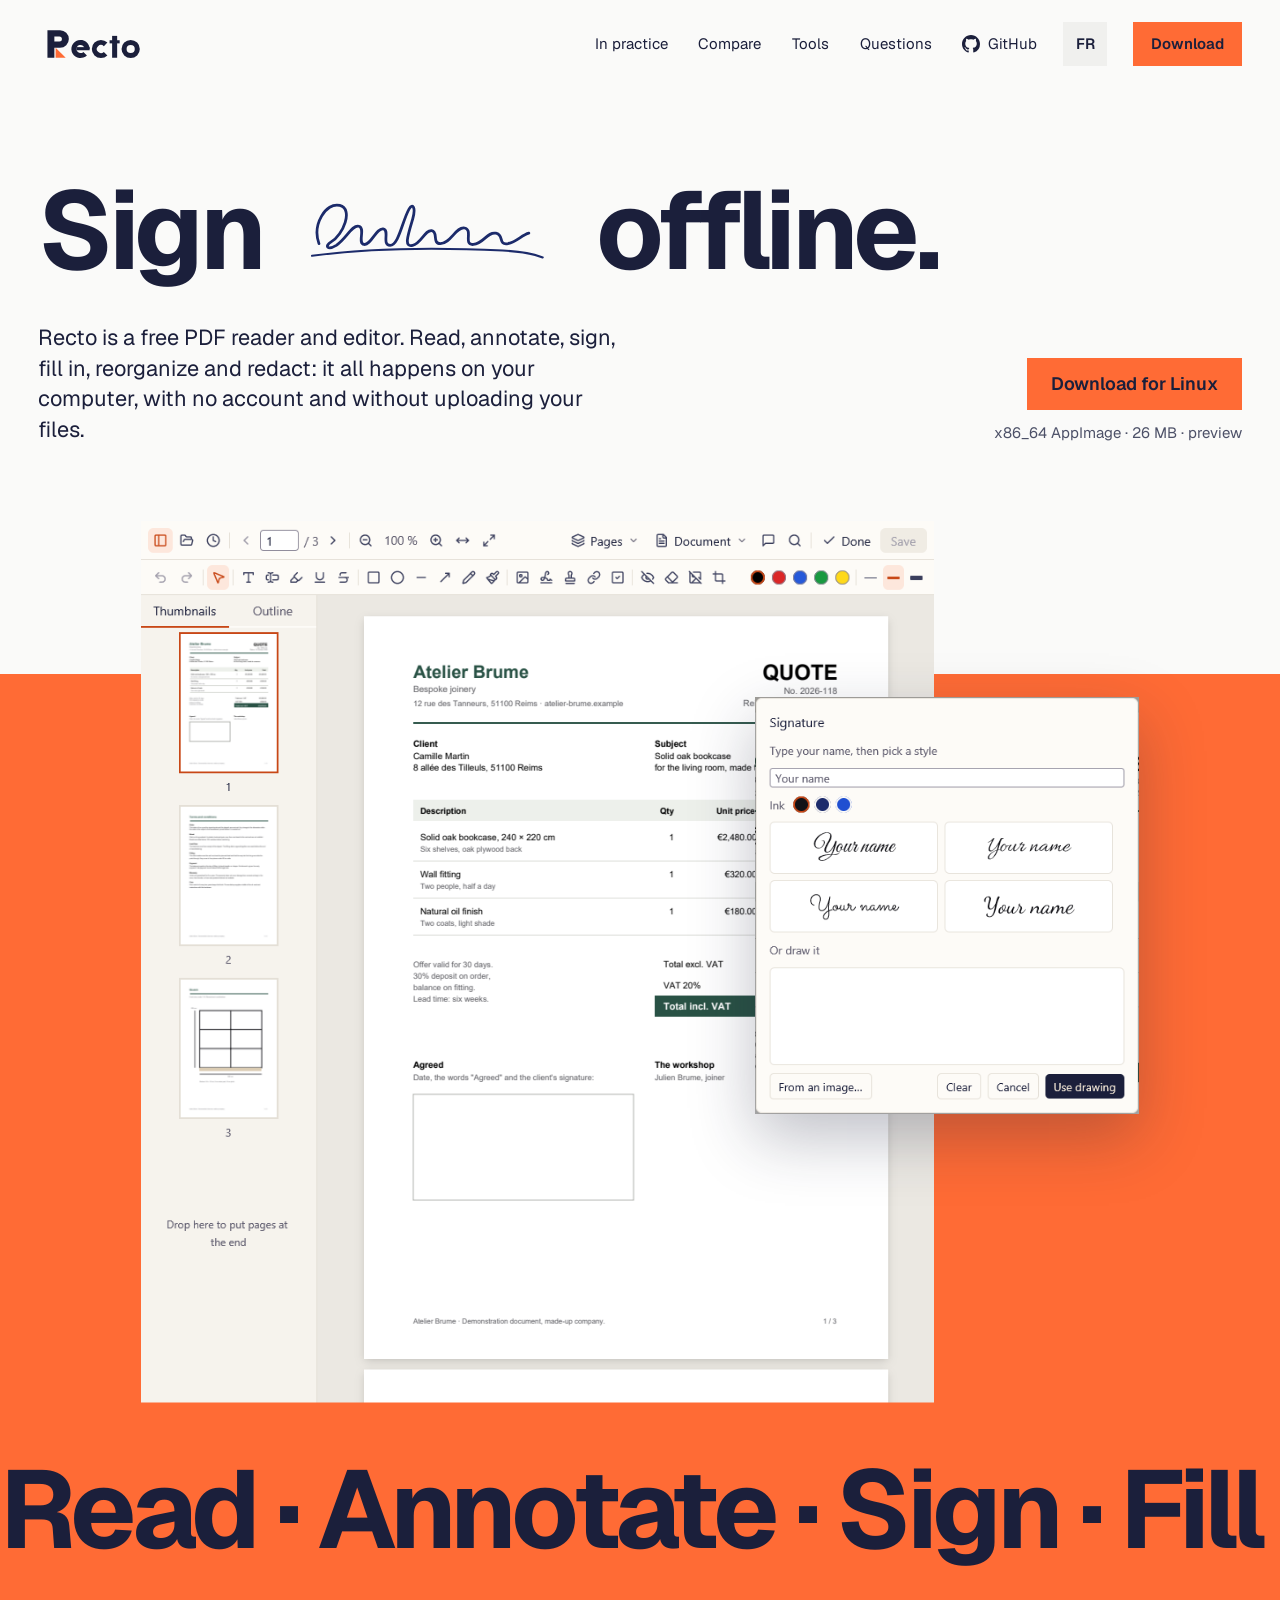
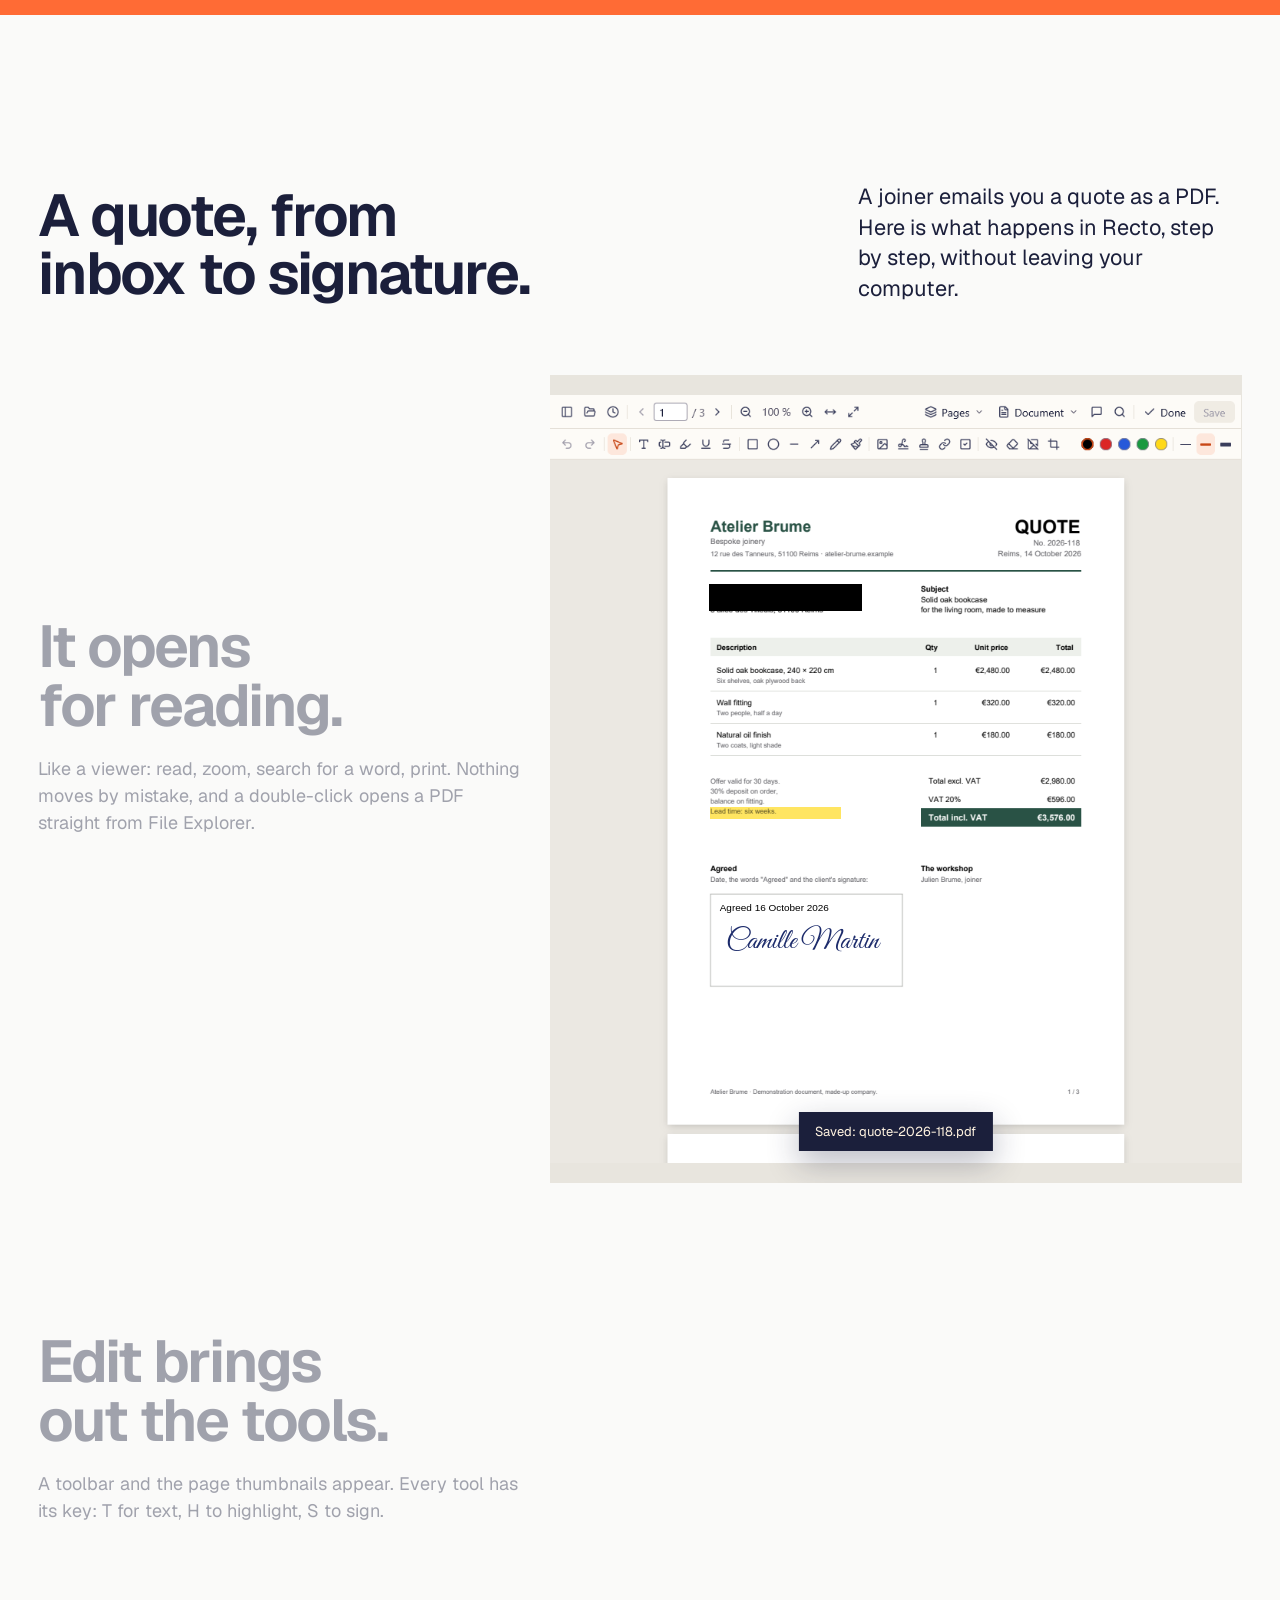
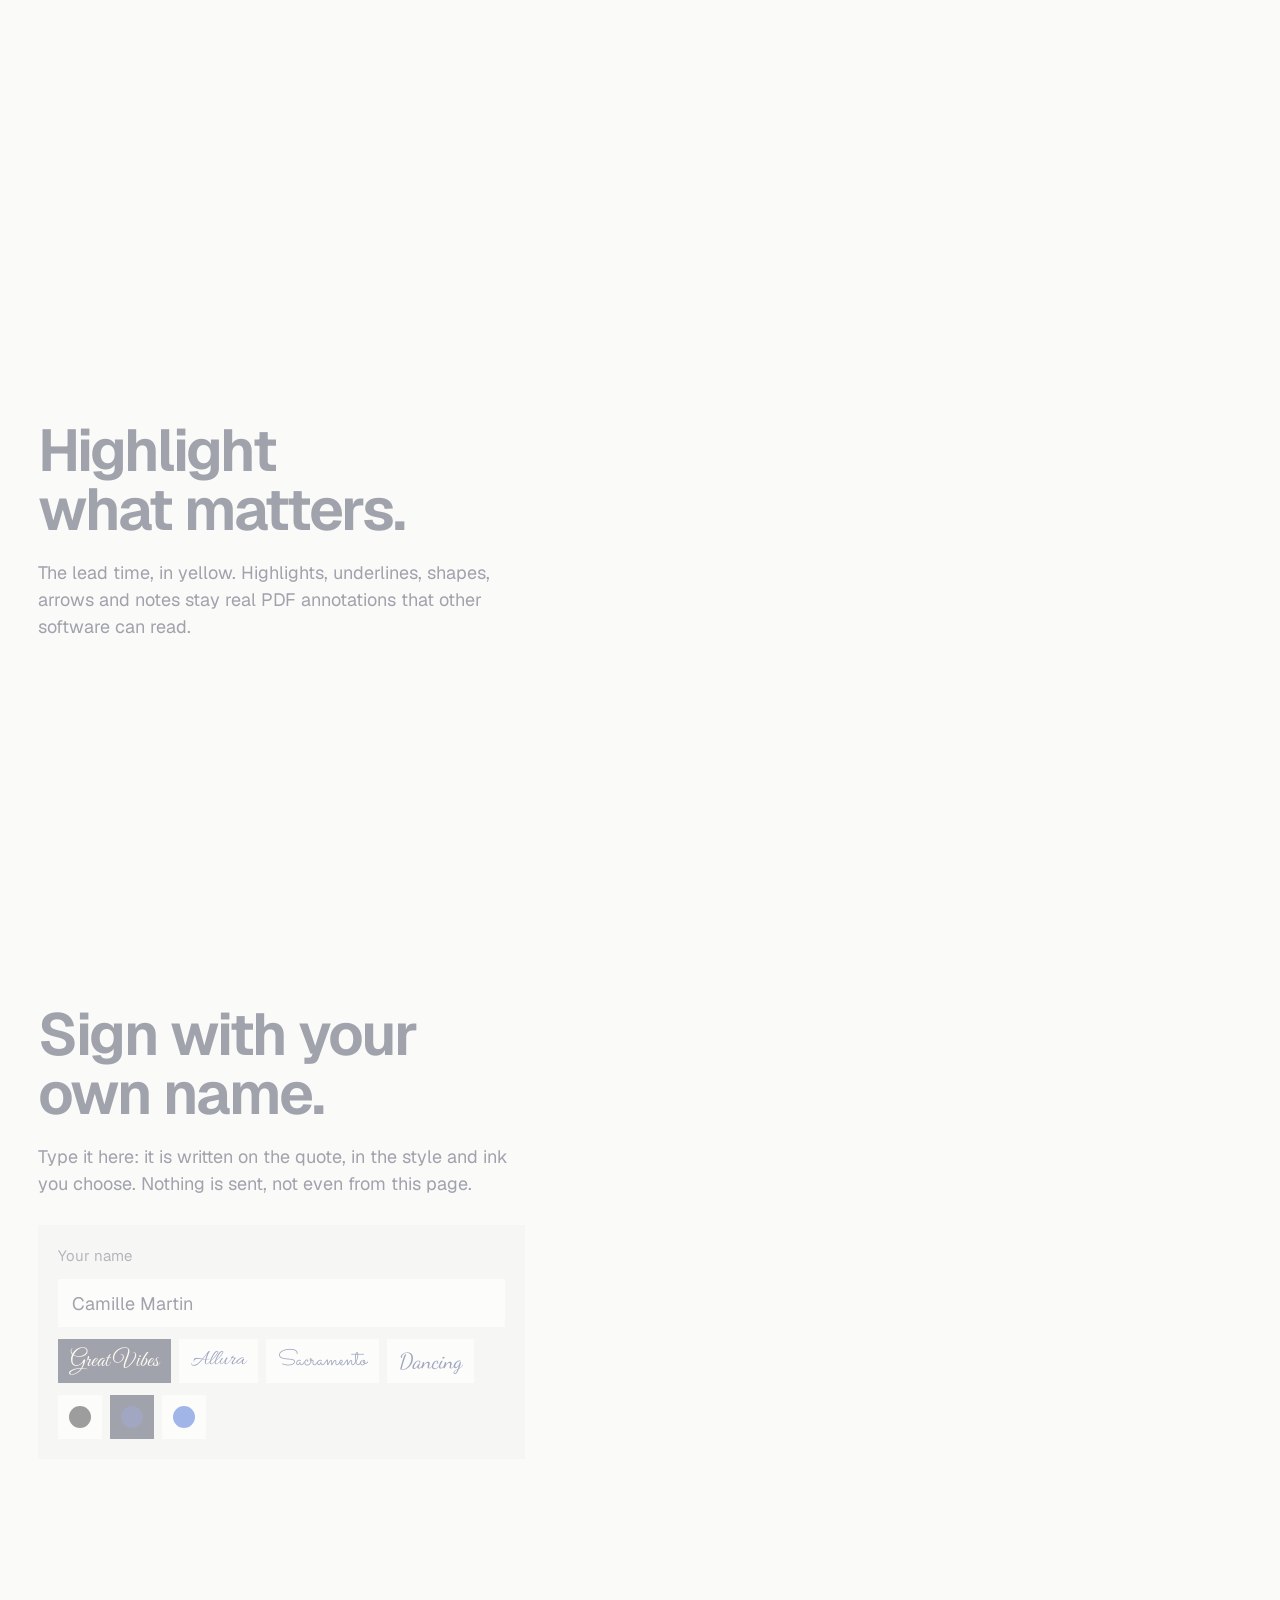
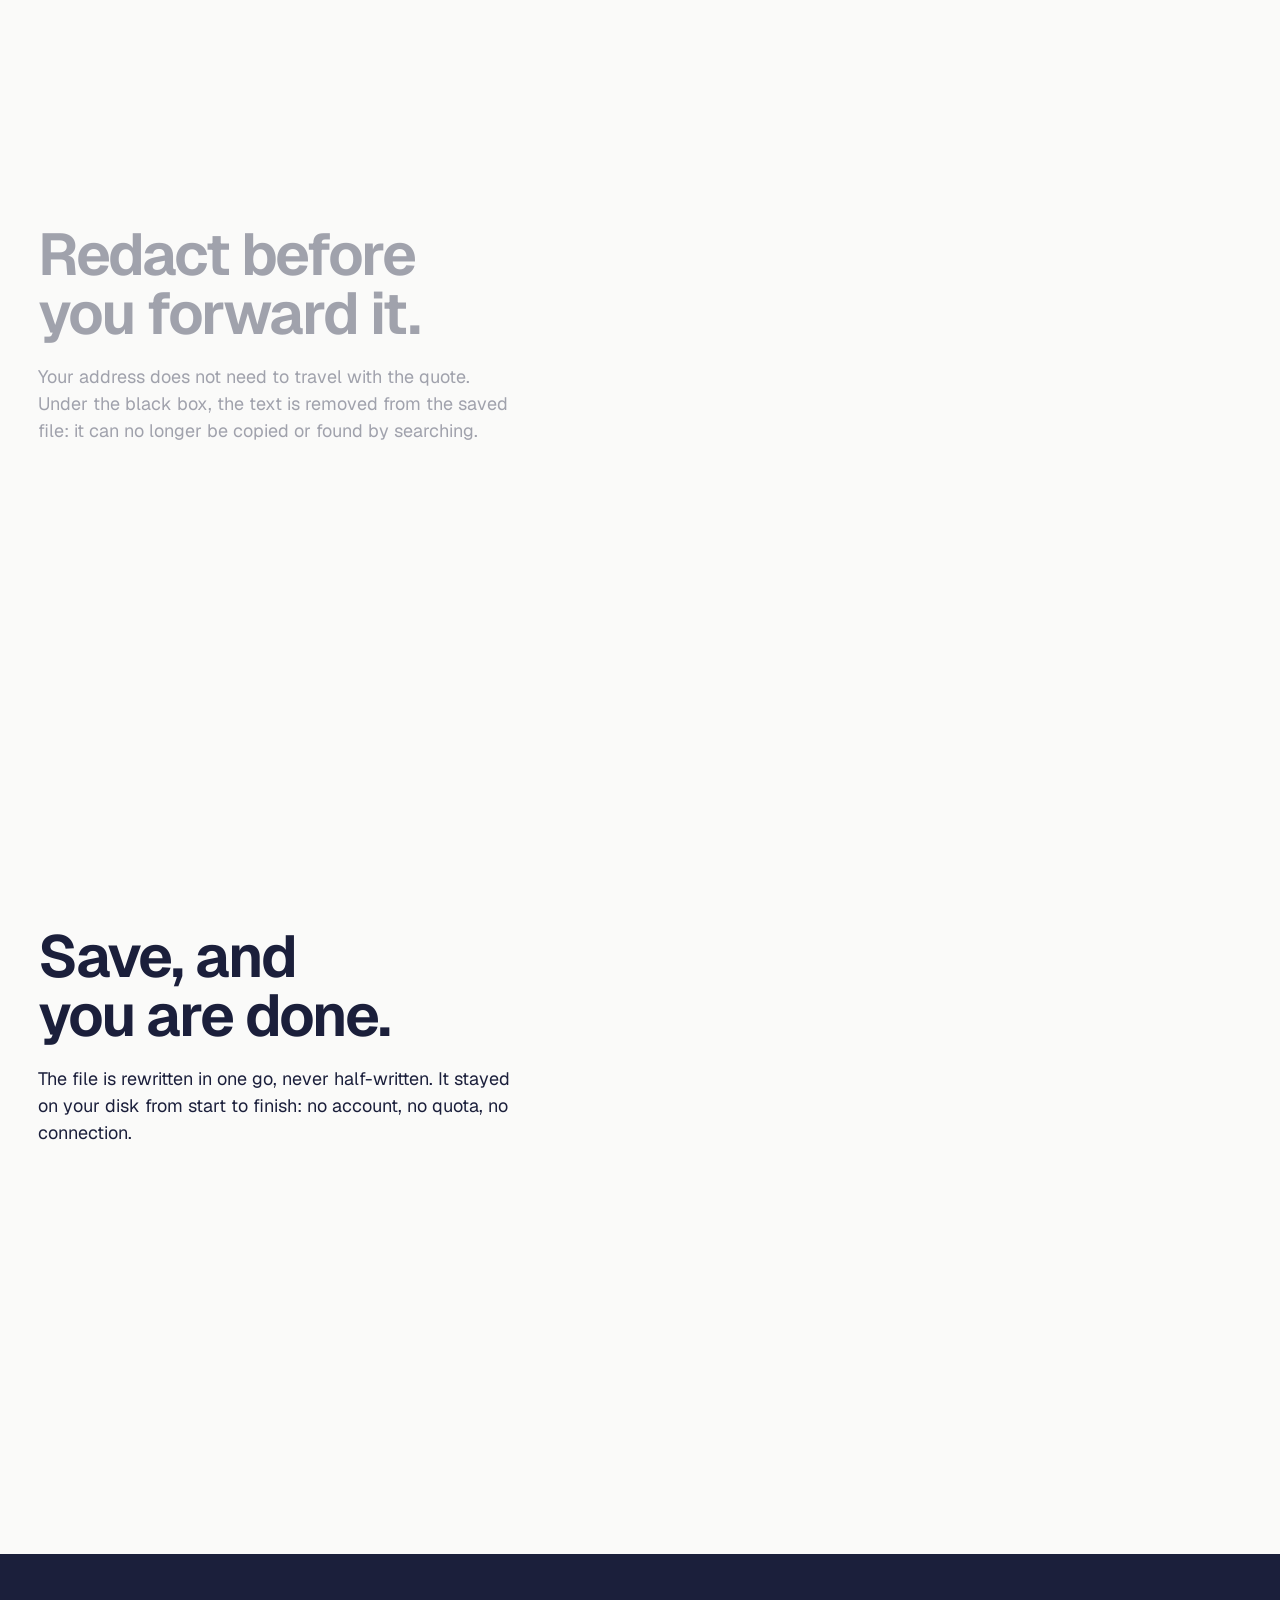
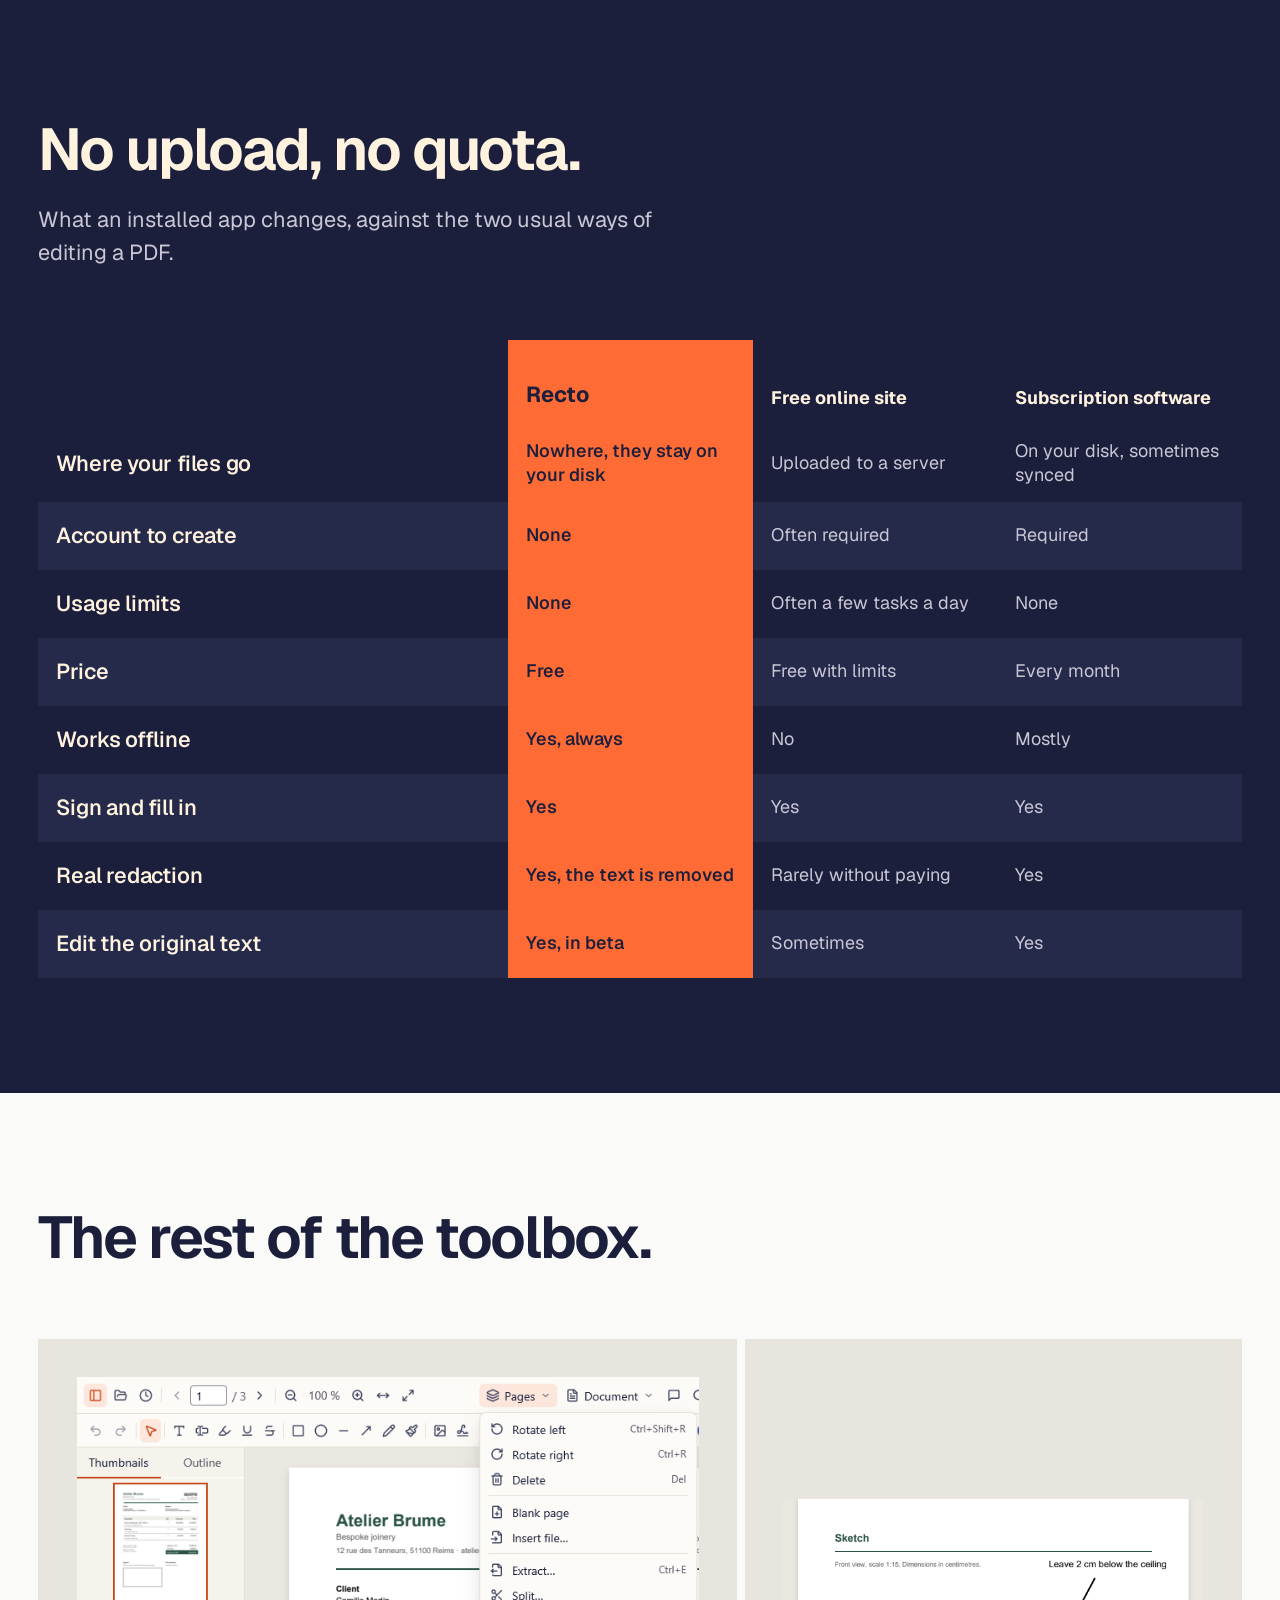
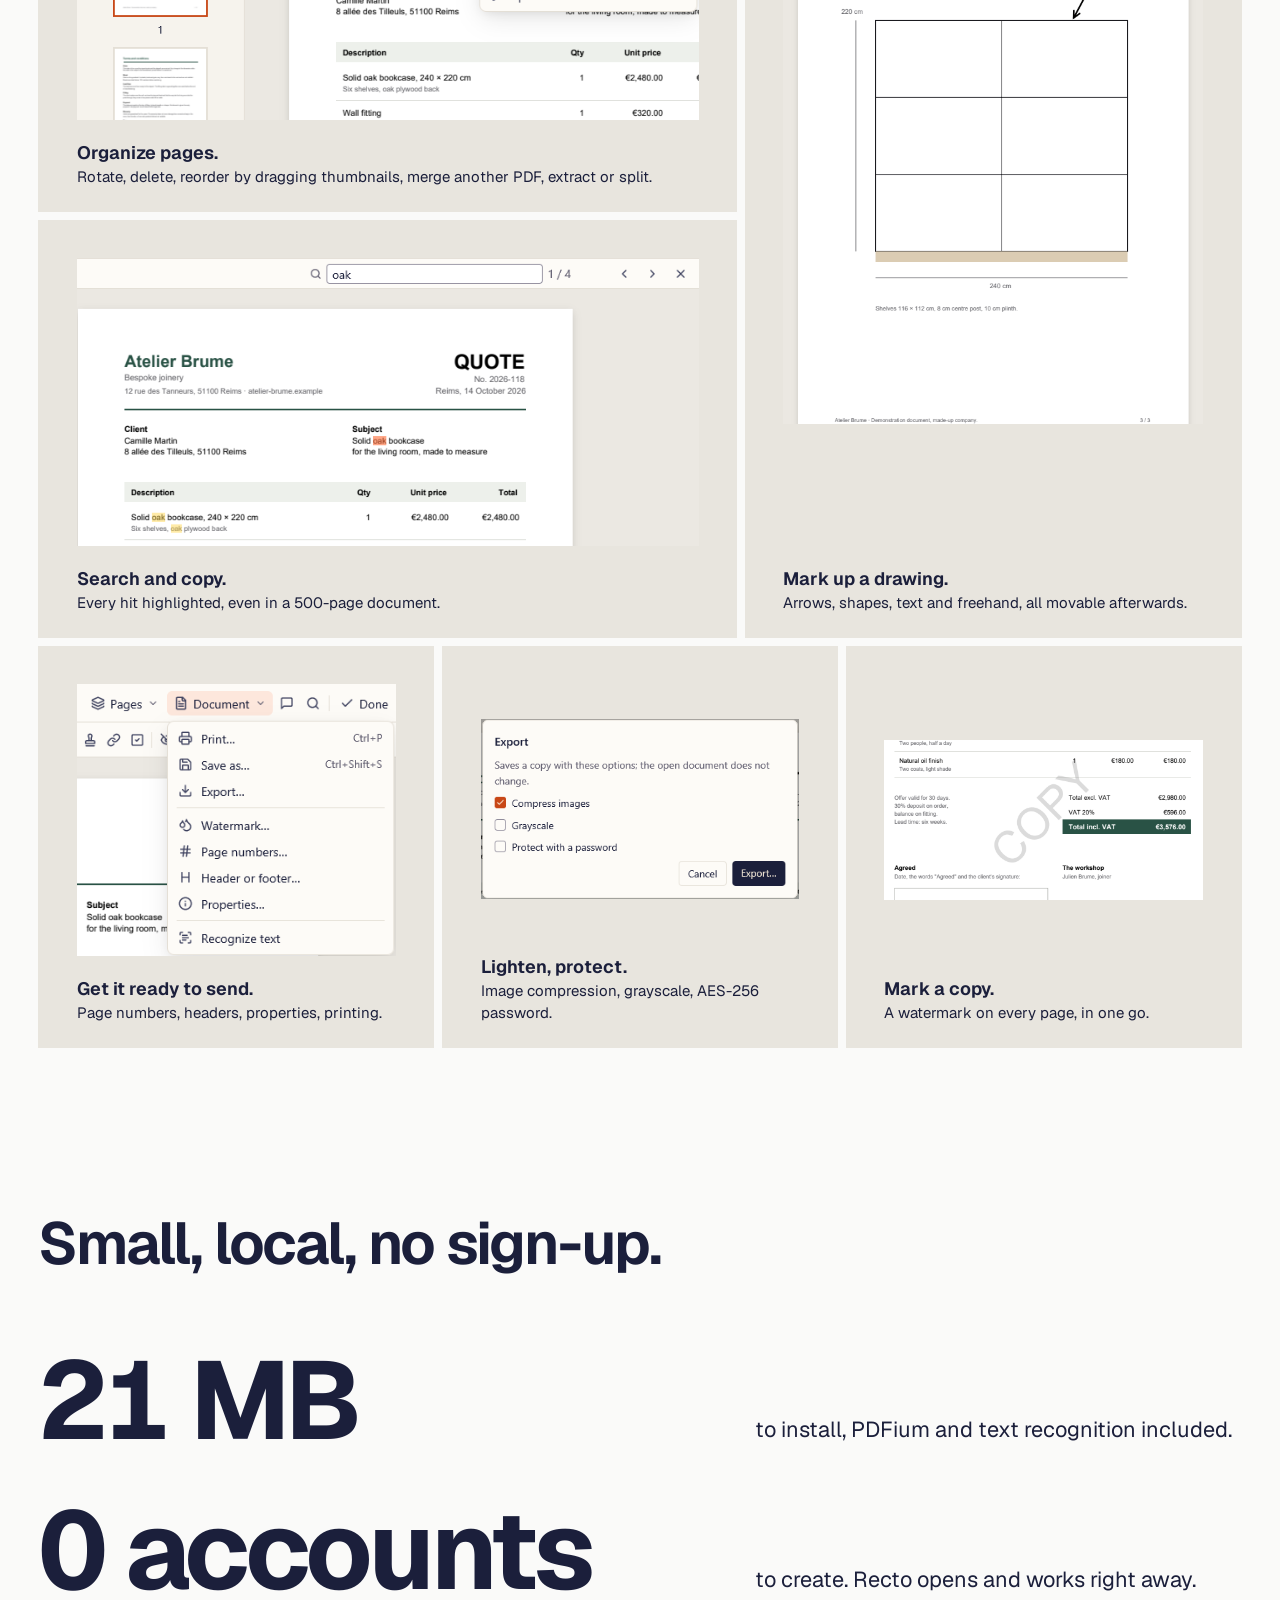
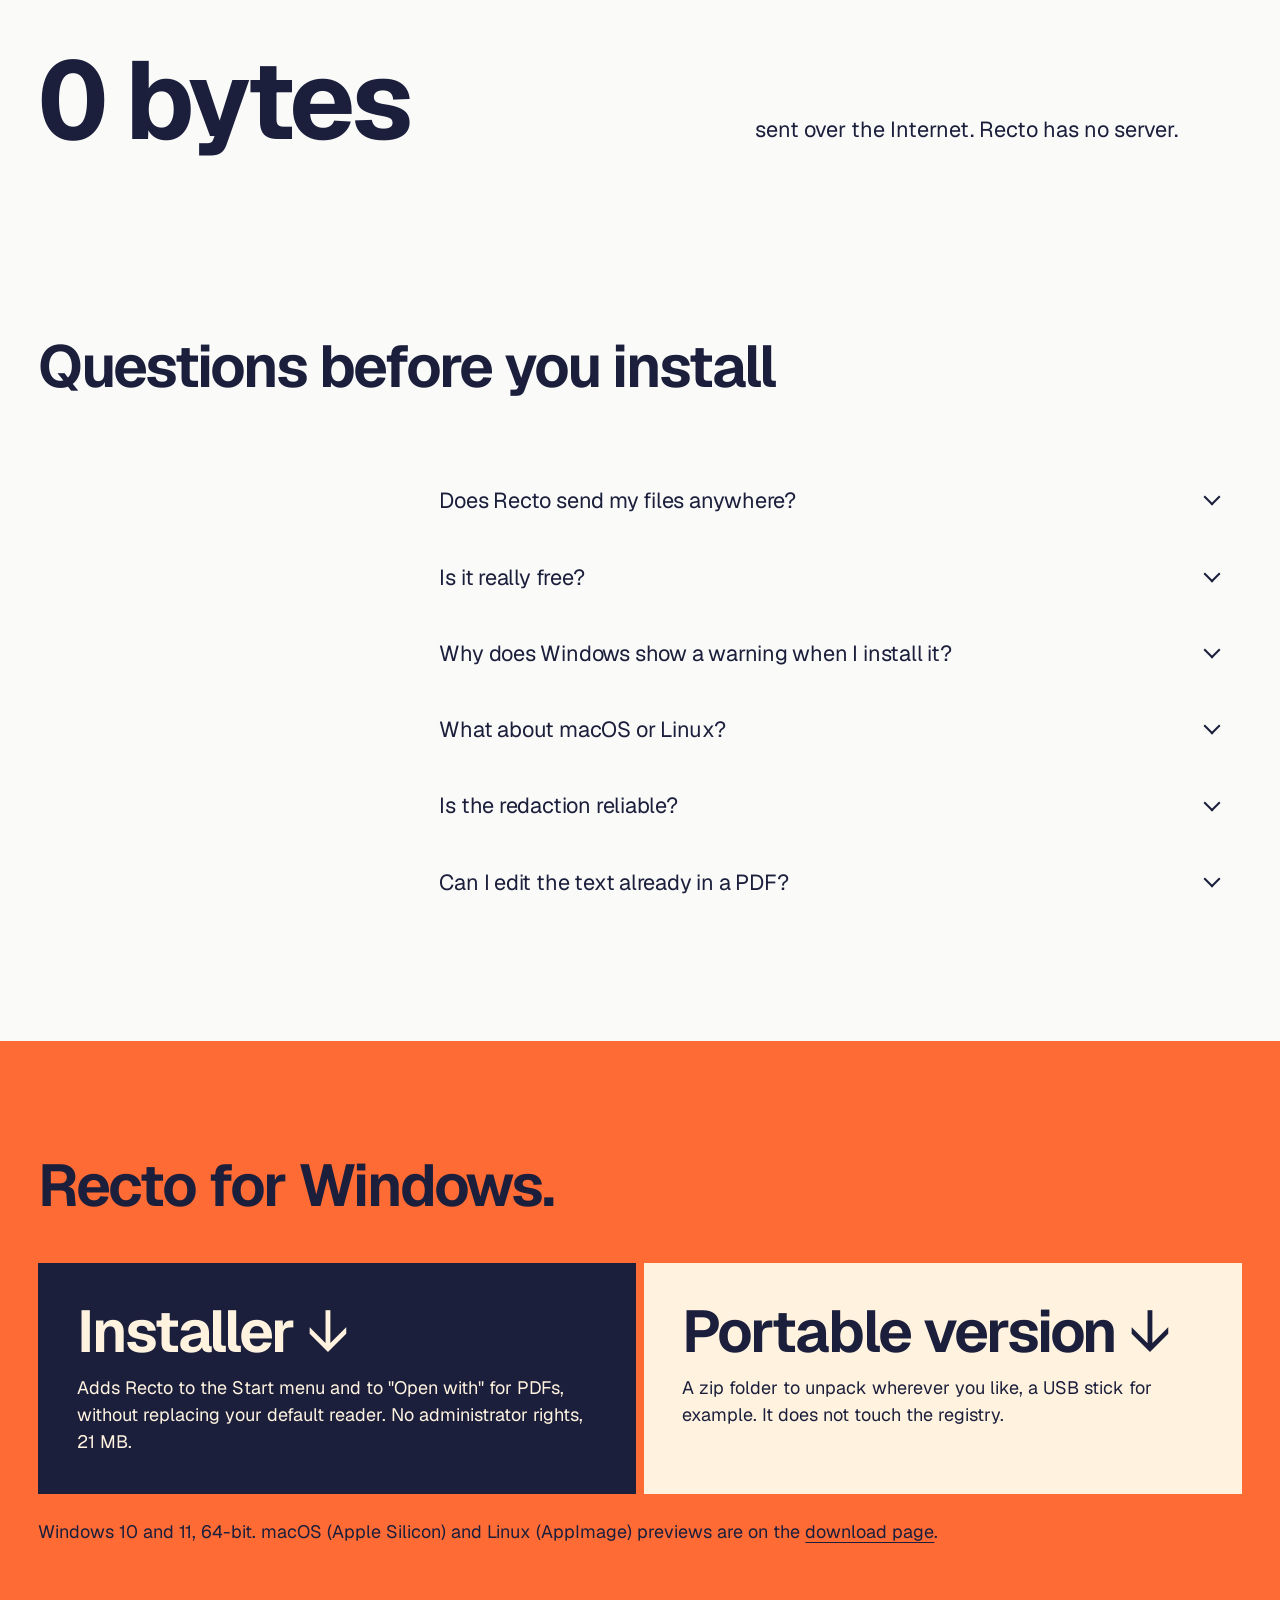
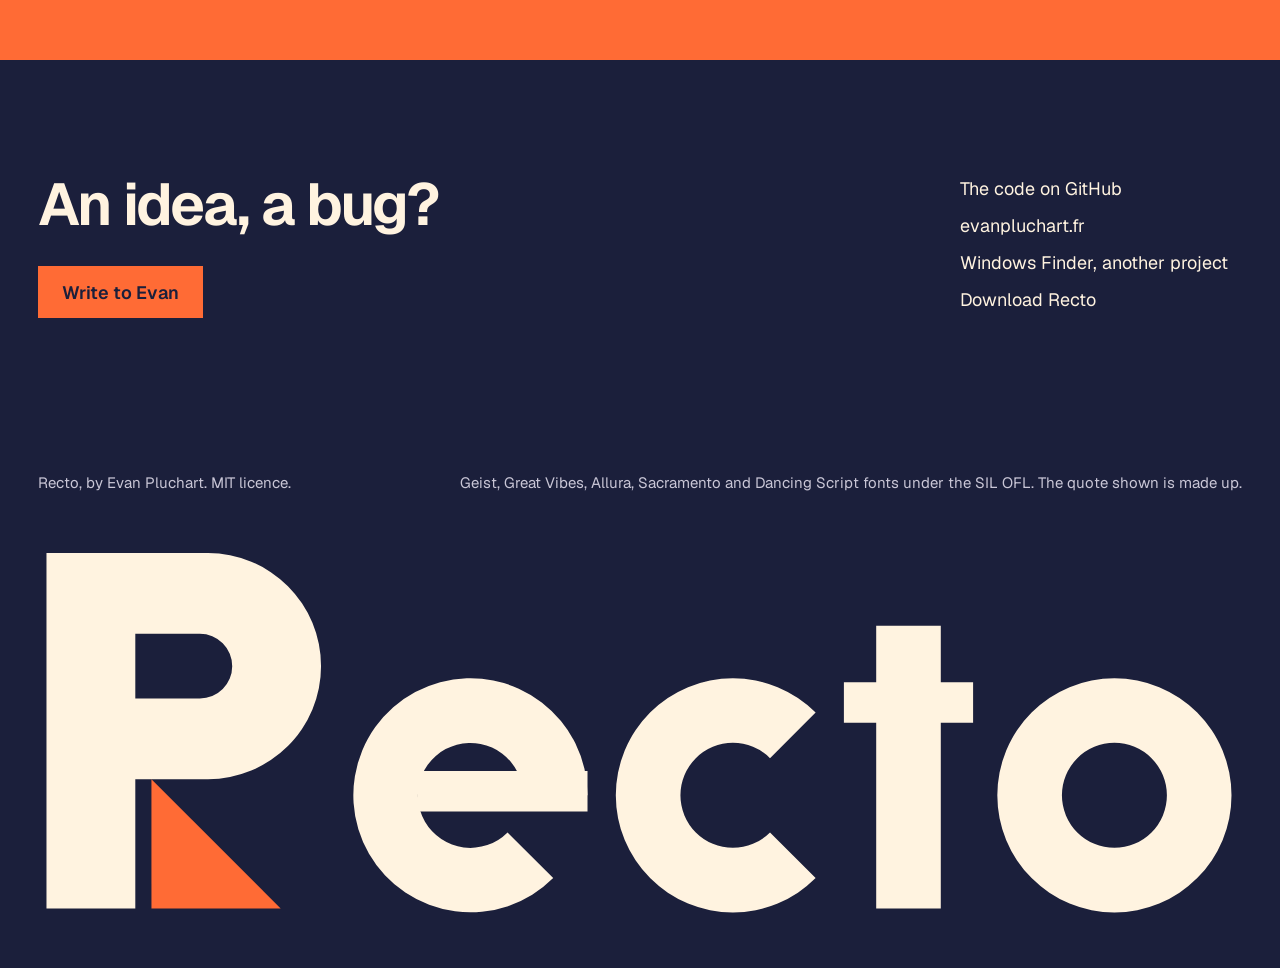
<file: site/en/index.html>
<!doctype html>
<html lang="en">
<head>
<meta charset="utf-8">
<meta name="viewport" content="width=device-width, initial-scale=1, viewport-fit=cover">
<title>Recto — read, sign and edit your PDFs, offline</title>
<meta name="description" content="Recto is a free PDF reader and editor for Windows. Annotate, sign, fill in, reorganize and redact on your computer, with no account and without uploading your files.">
<meta name="author" content="Evan Pluchart">
<meta name="color-scheme" content="light">
<meta name="theme-color" content="#FAFAF9">
<link rel="canonical" href="https://evanpluchart.github.io/recto/en/">
<link rel="alternate" hreflang="fr" href="https://evanpluchart.github.io/recto/">
<link rel="alternate" hreflang="en" href="https://evanpluchart.github.io/recto/en/">
<link rel="alternate" hreflang="x-default" href="https://evanpluchart.github.io/recto/en/">
<meta property="og:type" content="website">
<meta property="og:locale" content="en_US">
<meta property="og:title" content="Recto — sign your PDFs offline">
<meta property="og:description" content="A free PDF reader and editor. Everything happens on your computer, with no account and no upload.">
<meta property="og:url" content="https://evanpluchart.github.io/recto/en/">
<meta property="og:image" content="https://evanpluchart.github.io/recto/assets/en/og.png">
<meta property="og:image:width" content="1200">
<meta property="og:image:height" content="630">
<meta name="twitter:card" content="summary_large_image">
<link rel="icon" href="../favicon.png" type="image/png">
<link rel="icon" href="../icon.svg" type="image/svg+xml">
<link rel="preload" href="../assets/fonts/geist.woff2" as="font" type="font/woff2" crossorigin>
<link rel="stylesheet" href="../assets/style.css">
<script>document.documentElement.classList.add("js")</script>
</head>
<body>
<a class="skip" href="#content">Skip to content</a>

<header class="nav-bar">
<div class="nav frame">
  <a class="nav-logo" href="./" aria-label="Recto, home">
    <img src="../logo.svg" alt="Recto" width="140" height="53">
  </a>
  <nav aria-label="Sections">
    <a href="#in-practice">In practice</a>
    <a href="#compare">Compare</a>
    <a href="#tools">Tools</a>
    <a href="#questions">Questions</a>
    <a class="nav-github" href="https://github.com/EvanPluchart/recto"><svg viewBox="0 0 16 16" width="18" height="18" aria-hidden="true" focusable="false"><path fill="currentColor" d="M8 0C3.58 0 0 3.58 0 8c0 3.54 2.29 6.53 5.47 7.59.4.07.55-.17.55-.38 0-.19-.01-.82-.01-1.49-2.01.37-2.53-.49-2.69-.94-.09-.23-.48-.94-.82-1.13-.28-.15-.68-.52-.01-.53.63-.01 1.08.58 1.23.82.72 1.21 1.87.87 2.33.66.07-.52.28-.87.51-1.07-1.78-.2-3.64-.89-3.64-3.95 0-.87.31-1.59.82-2.15-.08-.2-.36-1.02.08-2.12 0 0 .67-.21 2.2.82.64-.18 1.32-.27 2-.27.68 0 1.36.09 2 .27 1.53-1.04 2.2-.82 2.2-.82.44 1.1.16 1.92.08 2.12.51.56.82 1.27.82 2.15 0 3.07-1.87 3.75-3.65 3.95.29.25.54.73.54 1.48 0 1.07-.01 1.93-.01 2.2 0 .21.15.46.55.38A8.013 8.013 0 0016 8c0-4.42-3.58-8-8-8z"/></svg>GitHub</a>
  </nav>
  <a class="nav-lang" href="../" hreflang="fr" lang="fr" aria-label="Version française">FR</a>
  <a class="button button-small" href="#download">Download</a>
</div>
</header>

<main id="content">

  <section class="hero" aria-labelledby="title">
    <div class="frame">
      <h1 id="title" class="hero-line">
        <span class="hero-word rise">Sign</span>
        <span class="hero-slot"><svg class="hero-sig" viewBox="0 0 330 92" role="img" aria-label="your quote"><g fill="none" stroke="#1C2B6B" stroke-linecap="round" stroke-linejoin="round"><path pathLength="1" stroke-width="3.2" d="M38 62 C30 40 46 14 62 18 C78 22 66 52 52 60 C44 65 48 70 58 64 C70 56 76 40 84 42 C92 44 82 62 90 63 C98 64 104 44 112 45 C120 46 110 64 120 64 C130 64 134 36 142 22 C146 15 150 20 146 34 C140 54 136 66 146 64 C156 62 160 46 168 47 C176 48 168 62 178 62 C190 62 196 42 206 44 C216 46 204 64 216 63 C228 62 232 48 242 50 C252 52 244 64 256 62 C266 60 272 52 280 50"/><path pathLength="1" stroke-width="2.4" d="M30 76 C90 68 170 66 250 70 C270 71 286 74 296 78"/></g></svg></span>
        <span class="hero-word rise">offline.</span>
      </h1>
      <div class="hero-foot">
        <p class="hero-lead rise">Recto is a free PDF reader and editor. Read, annotate, sign, fill in, reorganize and redact: it all happens on your computer, with no account and without uploading your files.</p>
        <div class="hero-action rise">
          <a class="button" href="https://github.com/EvanPluchart/recto/releases/latest" data-mac="Download for macOS" data-linux="Download for Linux">Download for Windows</a>
          <p class="note" data-mac="Apple Silicon Macs (M1 and later) · 22&nbsp;MB · preview, unsigned app: right-click, then Open" data-linux="x86_64 AppImage · 26&nbsp;MB · preview">Windows 10 and 11 · 21&nbsp;MB · MIT licence</p>
        </div>
      </div>
    </div>
    <div class="hero-stage">
      <figure class="hero-window shutter" data-ui>
        <img src="../assets/en/app-edit.png" alt="Recto in edit mode: the toolbar, thumbnails of a three-page quote and its first page." width="900" height="1000">
      </figure>
      <figure class="hero-dialog" data-ui>
        <img src="../assets/en/tile-signature.png" alt="Recto's Signature window: a field for the name, three inks, four styles and an area to draw in." width="472" height="512">
      </figure>
      <div class="marquee" aria-hidden="true">
        <div class="marquee-track">
          <span>Read · Annotate · Sign · Fill in · Merge · Split · Rotate · Redact · Watermark · Compress · Protect · Recognize text ·&nbsp;</span>
          <span>Read · Annotate · Sign · Fill in · Merge · Split · Rotate · Redact · Watermark · Compress · Protect · Recognize text ·&nbsp;</span>
        </div>
      </div>
    </div>
  </section>

  <section id="in-practice" class="story" aria-labelledby="story-title">
    <div class="frame story-head">
      <h2 id="story-title" class="head rise">A quote, from inbox to signature.</h2>
      <p class="story-intro rise">A joiner emails you a quote as a PDF. Here is what happens in Recto, step by step, without leaving your computer.</p>
    </div>
    <div class="frame story-body">
      <div class="story-sticky">
        <div class="story-doc" data-ui>
          <img class="doc-read" src="../assets/en/app-read.png" alt="The quote open in Recto." width="900" height="1000" loading="lazy">
          <img class="doc-edit" src="../assets/en/app-editbase.png" alt="" width="900" height="1000" loading="lazy">
          <span class="ov ov-hl" aria-hidden="true"></span>
          <svg class="ov ov-ink" viewBox="0 0 900 1000" aria-hidden="true" focusable="false">
            <defs><clipPath id="write"><rect class="write" x="0" y="0" width="900" height="1000"/></clipPath></defs>
            <g clip-path="url(#write)">
              <text class="ov-mention" x="221" y="672">Agreed 16 October 2026</text>
              <text class="ov-sig" x="229" y="720">Camille Martin</text>
            </g>
          </svg>
          <span class="ov ov-redact" aria-hidden="true"></span>
          <span class="ov ov-toast" aria-hidden="true">Saved: quote-2026-118.pdf</span>
        </div>
      </div>
      <ol class="story-steps">
        <li class="step" data-step="0">
          <h3 class="step-title">It opens for reading.</h3>
          <p>Like a viewer: read, zoom, search for a word, print. Nothing moves by mistake, and a double-click opens a PDF straight from File Explorer.</p>
        </li>
        <li class="step" data-step="1">
          <h3 class="step-title">Edit brings out the tools.</h3>
          <p>A toolbar and the page thumbnails appear. Every tool has its key: T for text, H to highlight, S to sign.</p>
        </li>
        <li class="step" data-step="2">
          <h3 class="step-title">Highlight what matters.</h3>
          <p>The lead time, in yellow. Highlights, underlines, shapes, arrows and notes stay real PDF annotations that other software can read.</p>
        </li>
        <li class="step" data-step="3">
          <h3 class="step-title">Sign with your own name.</h3>
          <p>Type it here: it is written on the quote, in the style and ink you choose. Nothing is sent, not even from this page.</p>
          <div class="sign-panel" data-ui>
            <label for="sign-name">Your name</label>
            <input id="sign-name" type="text" value="Camille Martin" placeholder="Your name" maxlength="32" autocomplete="off" spellcheck="false">
            <div class="sign-row" role="radiogroup" aria-label="Style">
              <button type="button" role="radio" aria-checked="true" data-font="Great Vibes" style="font-family: 'Great Vibes', cursive">Great Vibes</button>
              <button type="button" role="radio" aria-checked="false" data-font="Allura" style="font-family: 'Allura', cursive">Allura</button>
              <button type="button" role="radio" aria-checked="false" data-font="Sacramento" style="font-family: 'Sacramento', cursive">Sacramento</button>
              <button type="button" role="radio" aria-checked="false" data-font="Dancing Script" style="font-family: 'Dancing Script', cursive">Dancing</button>
            </div>
            <div class="sign-row sign-inks" role="radiogroup" aria-label="Ink">
              <button type="button" role="radio" aria-checked="false" data-ink="#121217" style="--swatch: #121217"><span class="visually-hidden">Black</span></button>
              <button type="button" role="radio" aria-checked="true" data-ink="#1C2B6B" style="--swatch: #1C2B6B"><span class="visually-hidden">Navy</span></button>
              <button type="button" role="radio" aria-checked="false" data-ink="#1F4FD1" style="--swatch: #1F4FD1"><span class="visually-hidden">Blue</span></button>
            </div>
          </div>
        </li>
        <li class="step" data-step="4">
          <h3 class="step-title">Redact before you forward it.</h3>
          <p>Your address does not need to travel with the quote. Under the black box, the text is removed from the saved file: it can no longer be copied or found by searching.</p>
        </li>
        <li class="step" data-step="5">
          <h3 class="step-title">Save, and you are done.</h3>
          <p>The file is rewritten in one go, never half-written. It stayed on your disk from start to finish: no account, no quota, no connection.</p>
        </li>
      </ol>
    </div>
  </section>

  <section id="compare" class="compare" aria-labelledby="compare-title">
    <div class="frame">
      <h2 id="compare-title" class="head rise">No upload, no quota.</h2>
      <p class="compare-intro rise">What an installed app changes, against the two usual ways of editing a PDF.</p>
      <div class="compare-table rise" role="table" aria-label="Recto compared with other ways of editing a PDF">
        <div class="compare-row compare-top" role="row">
          <span role="columnheader"><span class="visually-hidden">Question</span></span>
          <span role="columnheader" class="is-recto">Recto</span>
          <span role="columnheader">Free online site</span>
          <span role="columnheader">Subscription software</span>
        </div>
        <div class="compare-row" role="row">
          <span role="rowheader">Where your files go</span>
          <span role="cell" class="is-recto" data-col="Recto">Nowhere, they stay on your disk</span>
          <span role="cell" data-col="Online site">Uploaded to a server</span>
          <span role="cell" data-col="Subscription">On your disk, sometimes synced</span>
        </div>
        <div class="compare-row" role="row">
          <span role="rowheader">Account to create</span>
          <span role="cell" class="is-recto" data-col="Recto">None</span>
          <span role="cell" data-col="Online site">Often required</span>
          <span role="cell" data-col="Subscription">Required</span>
        </div>
        <div class="compare-row" role="row">
          <span role="rowheader">Usage limits</span>
          <span role="cell" class="is-recto" data-col="Recto">None</span>
          <span role="cell" data-col="Online site">Often a few tasks a day</span>
          <span role="cell" data-col="Subscription">None</span>
        </div>
        <div class="compare-row" role="row">
          <span role="rowheader">Price</span>
          <span role="cell" class="is-recto" data-col="Recto">Free</span>
          <span role="cell" data-col="Online site">Free with limits</span>
          <span role="cell" data-col="Subscription">Every month</span>
        </div>
        <div class="compare-row" role="row">
          <span role="rowheader">Works offline</span>
          <span role="cell" class="is-recto" data-col="Recto">Yes, always</span>
          <span role="cell" data-col="Online site">No</span>
          <span role="cell" data-col="Subscription">Mostly</span>
        </div>
        <div class="compare-row" role="row">
          <span role="rowheader">Sign and fill in</span>
          <span role="cell" class="is-recto" data-col="Recto">Yes</span>
          <span role="cell" data-col="Online site">Yes</span>
          <span role="cell" data-col="Subscription">Yes</span>
        </div>
        <div class="compare-row" role="row">
          <span role="rowheader">Real redaction</span>
          <span role="cell" class="is-recto" data-col="Recto">Yes, the text is removed</span>
          <span role="cell" data-col="Online site">Rarely without paying</span>
          <span role="cell" data-col="Subscription">Yes</span>
        </div>
        <div class="compare-row" role="row">
          <span role="rowheader">Edit the original text</span>
          <span role="cell" class="is-recto" data-col="Recto">Yes, in beta</span>
          <span role="cell" data-col="Online site">Sometimes</span>
          <span role="cell" data-col="Subscription">Yes</span>
        </div>
      </div>
    </div>
  </section>

  <section id="tools" class="board frame" aria-labelledby="board-title">
    <h2 id="board-title" class="head rise">The rest of the toolbox.</h2>
    <div class="board-grid">
      <figure class="tile tile-pages rise" data-ui>
        <div class="tile-shot"><img src="../assets/en/tile-pages.png" alt="The Pages menu next to the thumbnails: rotate, delete, blank page, insert file, extract, split." width="742" height="409" loading="lazy"></div>
        <figcaption><strong>Organize pages.</strong> Rotate, delete, reorder by dragging thumbnails, merge another PDF, extract or split.</figcaption>
      </figure>
      <figure class="tile tile-find rise" data-ui>
        <div class="tile-shot"><img src="../assets/en/tile-find.png" alt="A search for the word oak: four results highlighted on the page." width="748" height="346" loading="lazy"></div>
        <figcaption><strong>Search and copy.</strong> Every hit highlighted, even in a 500-page document.</figcaption>
      </figure>
      <figure class="tile tile-document rise" data-ui>
        <div class="tile-shot"><img src="../assets/en/tile-document.png" alt="The Document menu: print, save as, export, watermark, page numbers, header or footer, properties, recognize text." width="365" height="311" loading="lazy"></div>
        <figcaption><strong>Get it ready to send.</strong> Page numbers, headers, properties, printing.</figcaption>
      </figure>
      <figure class="tile tile-export rise" data-ui>
        <div class="tile-shot"><img src="../assets/en/tile-export.png" alt="The Export window: compress images, grayscale, protect with a password." width="444" height="250" loading="lazy"></div>
        <figcaption><strong>Lighten, protect.</strong> Image compression, grayscale, AES-256 password.</figcaption>
      </figure>
      <figure class="tile tile-watermark rise" data-ui>
        <div class="tile-shot"><img src="../assets/en/tile-watermark.png" alt="The quote with a diagonal COPY watermark." width="520" height="260" loading="lazy"></div>
        <figcaption><strong>Mark a copy.</strong> A watermark on every page, in one go.</figcaption>
      </figure>
      <figure class="tile tile-sketch rise" data-ui>
        <div class="tile-shot"><img src="../assets/en/app-sketch.png" alt="The sketch page, annotated with an arrow and the note Leave 2 cm below the ceiling." width="640" height="800" loading="lazy"></div>
        <figcaption><strong>Mark up a drawing.</strong> Arrows, shapes, text and freehand, all movable afterwards.</figcaption>
      </figure>
    </div>
  </section>

  <section class="figures frame" aria-labelledby="figures-title">
    <h2 id="figures-title" class="head rise">Small, local, no sign-up.</h2>
    <dl class="figures-list">
      <div class="figure rise"><dt><span class="count" data-to="21">21</span>&nbsp;MB</dt><dd>to install, PDFium and text recognition included.</dd></div>
      <div class="figure rise"><dt><span class="count" data-to="0">0</span>&nbsp;accounts</dt><dd>to create. Recto opens and works right away.</dd></div>
      <div class="figure rise"><dt><span class="count" data-to="0">0</span>&nbsp;bytes</dt><dd>sent over the Internet. Recto has no server.</dd></div>
    </dl>
  </section>

  <section id="questions" class="faq frame" aria-labelledby="faq-title">
    <h2 id="faq-title" class="head rise">Questions before you install</h2>
    <div class="faq-list rise">
      <details>
        <summary>Does Recto send my files anywhere?</summary>
        <p>No. Recto has no account and no server: it reads your files from your disk and saves them in the same place, with an atomic write that never leaves a PDF half-written. It works offline.</p>
      </details>
      <details>
        <summary>Is it really free?</summary>
        <p>Yes, under the MIT licence, with no ads, no paid tier and no limit on pages or tasks.</p>
      </details>
      <details>
        <summary>Why does Windows show a warning when I install it?</summary>
        <p>The installer is not yet signed with a code-signing certificate, so SmartScreen flags it as uncommon. Click "More info", then "Run anyway". It installs for your account only, without administrator rights, and uninstalls cleanly.</p>
      </details>
      <details>
        <summary>What about macOS or Linux?</summary>
        <p>Yes, as a preview: a macOS app for Apple Silicon Macs (M1 and later) and an AppImage for x86_64 Linux, on the same download page. They build and pass the automated tests, but nobody has tried them by hand yet. The macOS app is not signed: the first time, right-click Recto, then choose Open.</p>
      </details>
      <details>
        <summary>Is the redaction reliable?</summary>
        <p>Text, images and drawings under a black box are removed from the file, not just hidden. Two limits: a path that sticks out of the box stays under it, and the document's accessibility structure is removed. Always check the exported file.</p>
      </details>
      <details>
        <summary>Can I edit the text already in a PDF?</summary>
        <p>Yes, in beta. Recto rewrites the line with the original font when it has the letters needed, otherwise with a close font from your system. Text does not reflow: a longer line can overlap what follows. Text recognition (OCR) only reads unaccented letters for now.</p>
      </details>
    </div>
  </section>

  <section id="download" class="cta" aria-labelledby="cta-title">
    <div class="frame">
      <h2 id="cta-title" class="head cta-title rise">Recto for Windows.</h2>
      <div class="cta-choices rise">
        <a class="cta-choice cta-choice-main" href="https://github.com/EvanPluchart/recto/releases/latest">
          <span class="cta-choice-name">Installer</span>
          <span class="cta-choice-text">Adds Recto to the Start menu and to "Open with" for PDFs, without replacing your default reader. No administrator rights, 21&nbsp;MB.</span>
        </a>
        <a class="cta-choice" href="https://github.com/EvanPluchart/recto/releases/latest">
          <span class="cta-choice-name">Portable version</span>
          <span class="cta-choice-text">A zip folder to unpack wherever you like, a USB stick for example. It does not touch the registry.</span>
        </a>
      </div>
      <p class="cta-note rise">Windows 10 and 11, 64-bit. macOS (Apple Silicon) and Linux (AppImage) previews are on the <a href="https://github.com/EvanPluchart/recto/releases/latest">download page</a>.</p>
    </div>
  </section>

</main>

<footer class="footer">
  <div class="footer-top frame">
    <div class="footer-invite">
      <h2 class="head">An idea, a bug?</h2>
      <a class="button" href="https://evanpluchart.fr">Write to Evan</a>
    </div>
    <ul class="footer-links">
      <li><a href="https://github.com/EvanPluchart/recto">The code on GitHub</a></li>
      <li><a href="https://evanpluchart.fr">evanpluchart.fr</a></li>
      <li><a href="https://evanpluchart.github.io/windows-finder/">Windows Finder, another project</a></li>
      <li><a href="#download">Download Recto</a></li>
    </ul>
  </div>
  <div class="footer-legal frame">
    <p>Recto, by Evan Pluchart. MIT licence.</p>
    <p>Geist, Great Vibes, Allura, Sacramento and Dancing Script fonts under the SIL OFL. The quote shown is made up.</p>
  </div>
  <svg class="footer-mark frame" viewBox="56 36 596 184" aria-hidden="true" focusable="false"><g fill="#FFF3E0"><path fill-rule="evenodd" d="M60 40H104V216H60Z M104 40H140A56 56 0 0 1 140 152H104Z M104 80H136A16 16 0 0 1 136 112H104Z"/></g><g fill="#FF6B35"><path d="M112 152L176 216H112Z"/></g><g fill="#FFF3E0" transform="translate(124 0)"><path d="M204 160A58 58 0 1 0 187 201L164.4 178.4A26 26 0 1 1 172 160Z"/><path d="M120 148H204V168H120Z"/><path d="M317 119A58 58 0 1 0 317 201L294.4 178.4A26 26 0 1 1 294.4 141.6Z"/><path d="M331 104H395V124H331Z"/><path d="M347 76H379V216H347Z"/><path fill-rule="evenodd" d="M407 160A58 58 0 1 0 523 160A58 58 0 1 0 407 160Z M439 160A26 26 0 1 0 491 160A26 26 0 1 0 439 160Z"/></g></svg>
</footer>

<script src="../assets/main.js" defer></script>
</body>
</html>
</file>
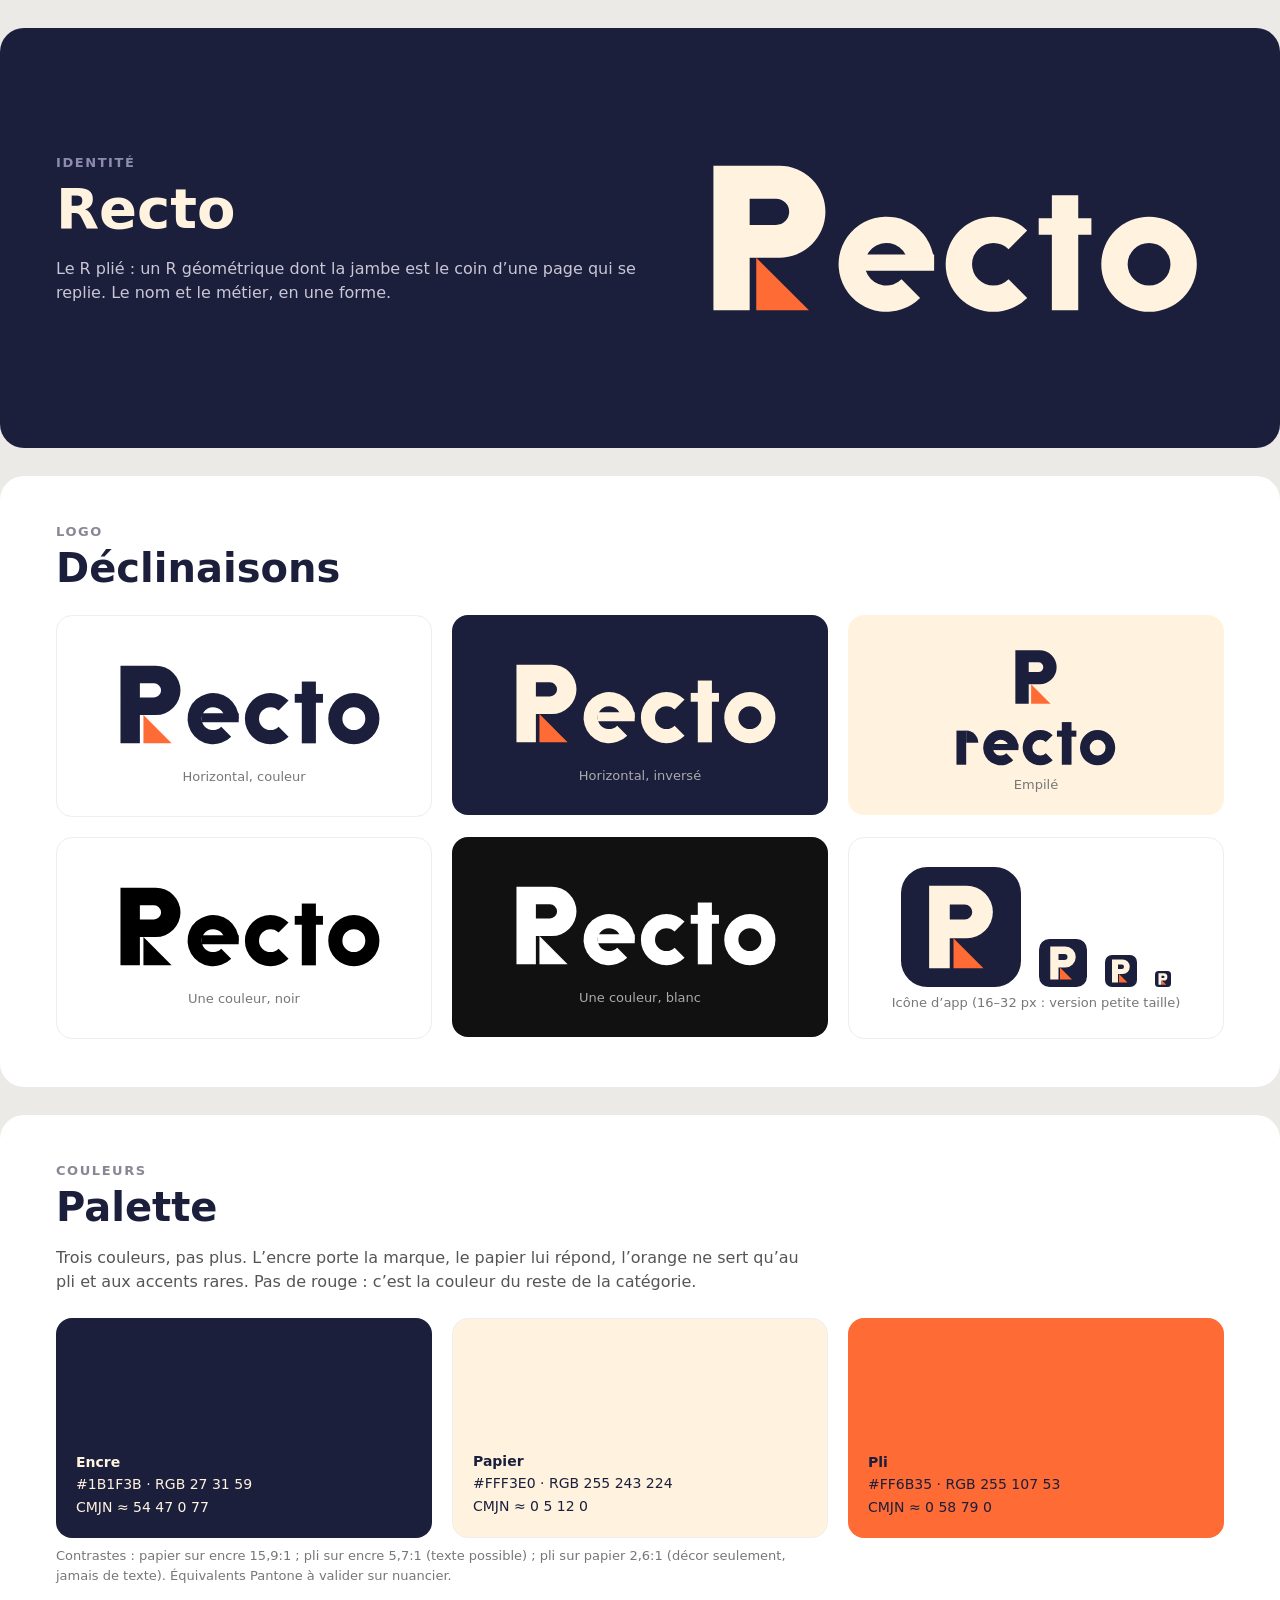
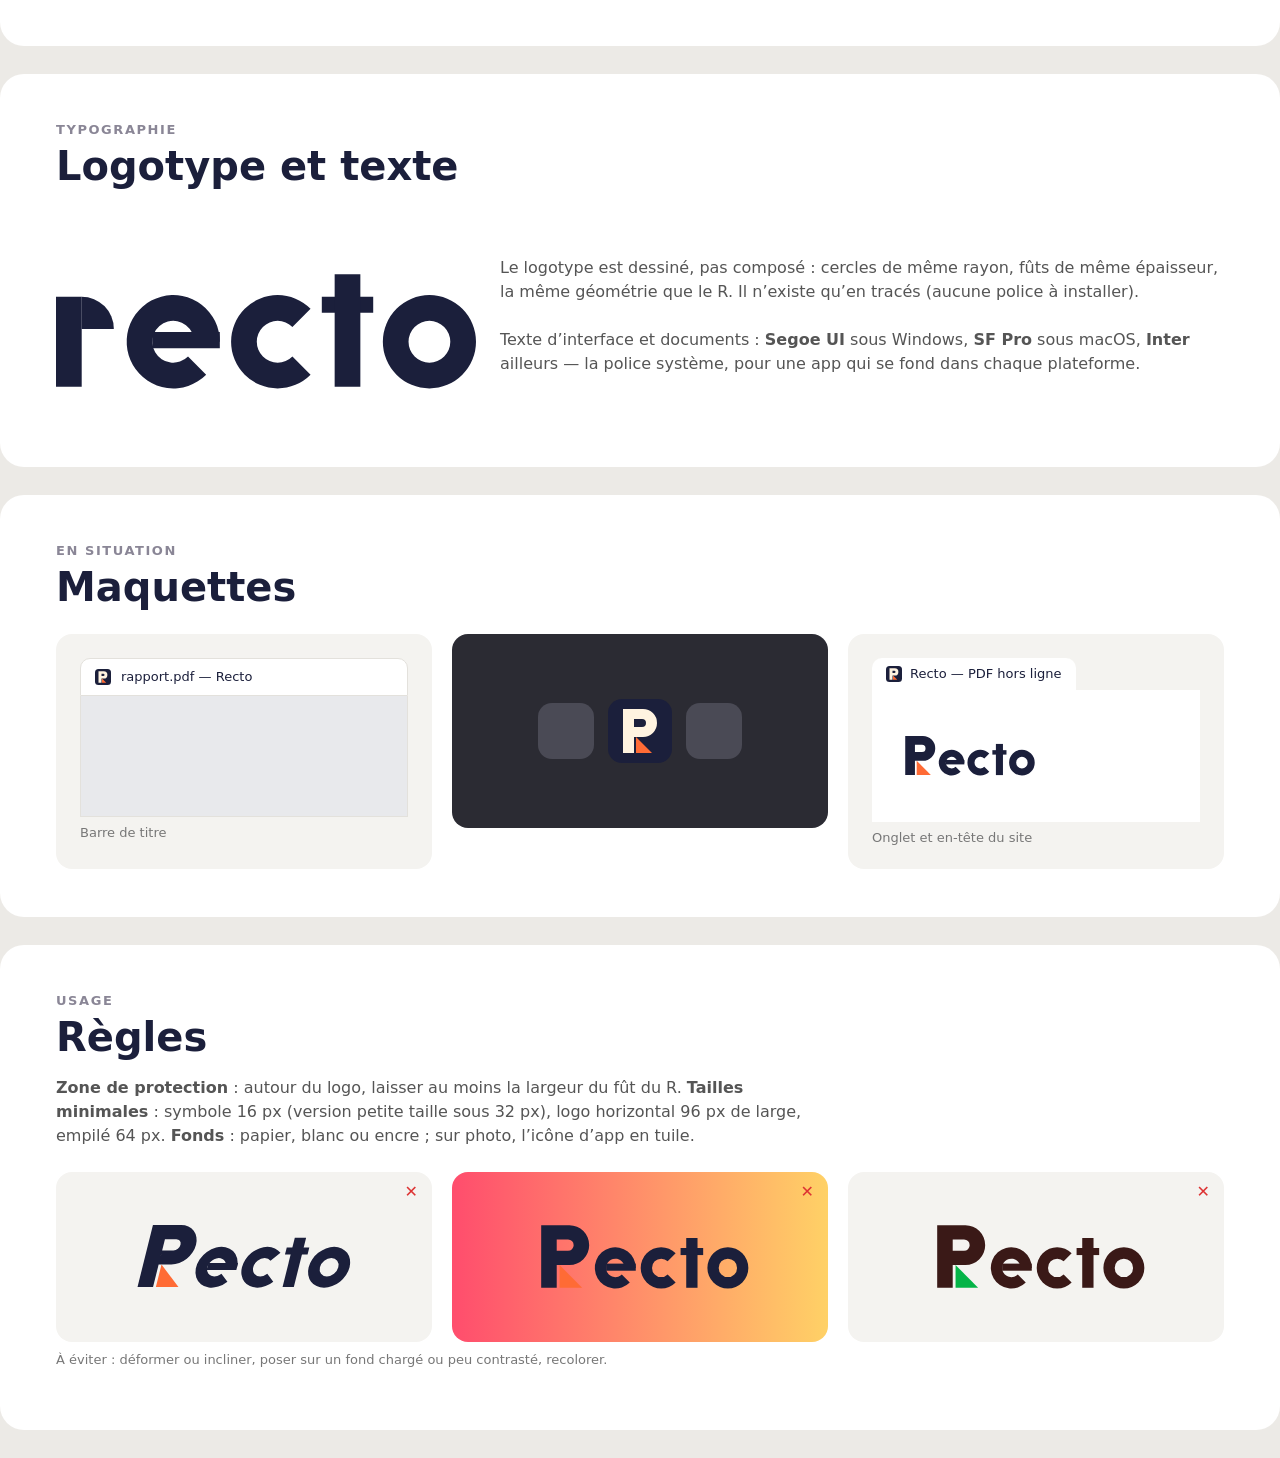
<file: docs/brand/board.html>
<!doctype html><html lang="fr"><meta charset="utf-8"><title>Recto — identité</title>
<style>
:root{--ink:#1B1F3B;--paper:#FFF3E0;--fold:#FF6B35}
body{margin:0;background:#ECEAE6;font-family:"Segoe UI",system-ui,sans-serif;color:#1B1F3B}
section{margin:28px auto;width:1280px;border-radius:24px;background:#fff;padding:48px 56px;box-sizing:border-box}
h2{margin:0 0 6px;font-size:13px;letter-spacing:.12em;text-transform:uppercase;color:#8a8696}
h1{margin:0;font-size:40px}
p{color:#555;max-width:760px;line-height:1.5}
.hero{background:var(--ink);color:var(--paper);display:flex;align-items:center;justify-content:space-between;height:420px}
.hero p{color:#c9c6d6}
.grid{display:grid;grid-template-columns:repeat(3,1fr);gap:20px;margin-top:24px}
.cell{border-radius:16px;height:200px;display:flex;align-items:center;justify-content:center;flex-direction:column;gap:8px;font-size:13px;color:#777}
.sw{border-radius:16px;height:220px;padding:20px;box-sizing:border-box;display:flex;flex-direction:column;justify-content:flex-end;font-size:14px;line-height:1.6}
.row{display:flex;gap:24px;align-items:center;margin-top:24px}
.mock{border-radius:16px;background:#F4F3F0;padding:24px;box-sizing:border-box}
.title{display:flex;align-items:center;gap:10px;background:#fff;border-radius:10px 10px 0 0;padding:10px 14px;font-size:13px;border:1px solid #e3e1dc}
.tab{display:inline-flex;align-items:center;gap:8px;background:#fff;border-radius:10px 10px 0 0;padding:8px 14px;font-size:13px}
.dont{border-radius:16px;background:#F4F3F0;height:170px;display:flex;align-items:center;justify-content:center;position:relative}
.dont:after{content:"✕";position:absolute;top:10px;right:14px;color:#d33;font-weight:700}
.cap{font-size:13px;color:#777;margin-top:8px}
</style>
<section class="hero"><div><h2 style="color:#8f8bb0">Identité</h2><h1 style="font-size:56px">Recto</h1><p>Le R plié : un R géométrique dont la jambe est le coin d’une page qui se replie. Le nom et le métier, en une forme.</p></div><img src="../../assets/brand/recto-horizontal-reversed.svg" width="560"></section>

<section><h2>Logo</h2><h1>Déclinaisons</h1>
<div class="grid">
<div class="cell" style="background:#fff;border:1px solid #eee"><img src="../../assets/brand/recto-horizontal-color.svg" width="300">Horizontal, couleur</div>
<div class="cell" style="background:var(--ink)"><img src="../../assets/brand/recto-horizontal-reversed.svg" width="300"><span style="color:#aaa">Horizontal, inversé</span></div>
<div class="cell" style="background:var(--paper)"><img src="../../assets/brand/recto-stacked-color.svg" width="170">Empilé</div>
<div class="cell" style="background:#fff;border:1px solid #eee"><img src="../../assets/brand/recto-horizontal-black.svg" width="300">Une couleur, noir</div>
<div class="cell" style="background:#111"><img src="../../assets/brand/recto-horizontal-white.svg" width="300"><span style="color:#aaa">Une couleur, blanc</span></div>
<div class="cell" style="background:#fff;border:1px solid #eee"><div style="display:flex;gap:18px;align-items:flex-end"><img src="../../assets/brand/recto-app-icon.svg" width="120"><img src="../../assets/brand/recto-app-icon.svg" width="48"><img src="../../assets/brand/recto-app-icon-small.svg" width="32"><img src="../../assets/brand/recto-app-icon-small.svg" width="16"></div>Icône d’app (16–32 px : version petite taille)</div>
</div></section>

<section><h2>Couleurs</h2><h1>Palette</h1><p>Trois couleurs, pas plus. L’encre porte la marque, le papier lui répond, l’orange ne sert qu’au pli et aux accents rares. Pas de rouge : c’est la couleur du reste de la catégorie.</p>
<div class="grid">
<div class="sw" style="background:var(--ink);color:var(--paper)"><b>Encre</b>#1B1F3B · RGB 27 31 59<br>CMJN ≈ 54 47 0 77</div>
<div class="sw" style="background:var(--paper);border:1px solid #eee"><b>Papier</b>#FFF3E0 · RGB 255 243 224<br>CMJN ≈ 0 5 12 0</div>
<div class="sw" style="background:var(--fold);color:#1B1F3B"><b>Pli</b>#FF6B35 · RGB 255 107 53<br>CMJN ≈ 0 58 79 0</div>
</div><p class="cap">Contrastes : papier sur encre 15,9:1 ; pli sur encre 5,7:1 (texte possible) ; pli sur papier 2,6:1 (décor seulement, jamais de texte). Équivalents Pantone à valider sur nuancier.</p></section>

<section><h2>Typographie</h2><h1>Logotype et texte</h1>
<div class="row"><img src="../../assets/brand/recto-wordmark-ink.svg" width="420"><p>Le logotype est dessiné, pas composé : cercles de même rayon, fûts de même épaisseur, la même géométrie que le R. Il n’existe qu’en tracés (aucune police à installer).<br><br>Texte d’interface et documents : <b>Segoe UI</b> sous Windows, <b>SF Pro</b> sous macOS, <b>Inter</b> ailleurs — la police système, pour une app qui se fond dans chaque plateforme.</p></div></section>

<section><h2>En situation</h2><h1>Maquettes</h1>
<div class="grid">
<div class="mock"><div class="title"><img src="../../assets/brand/recto-app-icon-small.svg" width="16">rapport.pdf — Recto</div><div style="background:#E8E9EC;height:120px;border:1px solid #e3e1dc;border-top:0"></div><div class="cap">Barre de titre</div></div>
<div class="mock" style="background:#2b2b33;display:flex;gap:14px;align-items:center;justify-content:center;height:194px"><div style="width:56px;height:56px;border-radius:14px;background:#4a4a55"></div><img src="../../assets/brand/recto-app-icon.svg" width="64"><div style="width:56px;height:56px;border-radius:14px;background:#4a4a55"></div></div>
<div class="mock"><div class="tab"><img src="../../assets/brand/recto-app-icon-small.svg" width="16">Recto — PDF hors ligne</div><div style="background:#fff;height:132px;display:flex;align-items:center;padding:0 20px"><img src="../../assets/brand/recto-horizontal-color.svg" width="150"></div><div class="cap">Onglet et en-tête du site</div></div>
</div></section>

<section><h2>Usage</h2><h1>Règles</h1><p><b>Zone de protection</b> : autour du logo, laisser au moins la largeur du fût du R. <b>Tailles minimales</b> : symbole 16 px (version petite taille sous 32 px), logo horizontal 96 px de large, empilé 64 px. <b>Fonds</b> : papier, blanc ou encre ; sur photo, l’icône d’app en tuile.</p>
<div class="grid">
<div class="dont"><img src="../../assets/brand/recto-horizontal-color.svg" width="240" style="transform:skewX(-14deg)"></div>
<div class="dont" style="background:linear-gradient(90deg,#ff4d6d,#ffd166)"><img src="../../assets/brand/recto-horizontal-color.svg" width="240"></div>
<div class="dont"><img src="../../assets/brand/recto-horizontal-color.svg" width="240" style="filter:hue-rotate(120deg)"></div>
</div><p class="cap">À éviter : déformer ou incliner, poser sur un fond chargé ou peu contrasté, recolorer.</p></section>
</html>
</file>
<file: site/assets/style.css>
/* Recto landing page. Tokens and rules: site/DESIGN.md. Light only. */

@font-face { font-family: "Geist"; font-style: normal; font-weight: 400 700; font-display: swap; src: url(fonts/geist.woff2) format("woff2"); }
@font-face { font-family: "Great Vibes"; font-display: swap; src: url(fonts/great-vibes.woff2) format("woff2"); }
@font-face { font-family: "Allura"; font-display: swap; src: url(fonts/allura.woff2) format("woff2"); }
@font-face { font-family: "Sacramento"; font-display: swap; src: url(fonts/sacramento.woff2) format("woff2"); }
@font-face { font-family: "Dancing Script"; font-weight: 400 700; font-display: swap; src: url(fonts/dancing-script.woff2) format("woff2"); }

:root {
  color-scheme: light;
  --bg: #FAFAF9;
  --surface: #F0F0EE;
  --canvas: #E8E5DE; /* the app's own canvas: the screenshots carry it */
  --ink: #1B1F3B;
  --ink-2: #252A4A;  /* one tone step on Ink */
  --muted: #4D5168;
  --paper: #FFF3E0;
  --paper-muted: #C9C6D6;
  --fold: #FF6B35;
  --sig: #1C2B6B;

  --t-display: clamp(48px, 8.6vw, 144px);
  --t-head: clamp(34px, 4.6vw, 72px);
  --t-lead: clamp(20px, 1.7vw, 26px);
  --t-body: 18px;
  --t-small: 15px;

  --margin: clamp(16px, 3vw, 40px);
  --gap: clamp(16px, 2vw, 28px);
  --section: clamp(112px, 13vw, 200px);
  --ease-out: cubic-bezier(0.22, 1, 0.36, 1);
}

*, *::before, *::after { box-sizing: border-box; }
html { -webkit-text-size-adjust: 100%; scroll-behavior: smooth; }
body {
  margin: 0;
  background: var(--bg);
  color: var(--ink);
  font: 400 var(--t-body)/1.5 "Geist", "Segoe UI", system-ui, sans-serif;
  -webkit-font-smoothing: antialiased;
  text-rendering: optimizeLegibility;
  overflow-x: hidden;
}
img { display: block; max-width: 100%; height: auto; }
a { color: inherit; text-decoration-thickness: 0.07em; text-underline-offset: 0.2em; }
h1, h2, h3, p, dl, dd, dt, ol, ul, figure { margin: 0; }
ul, ol { padding: 0; list-style: none; }
button, input, select { font: inherit; color: inherit; }
::selection { background: var(--fold); color: var(--ink); }
:focus-visible { outline: 3px solid var(--ink); outline-offset: 3px; }
[id] { scroll-margin-top: 88px; }

.frame { width: 100%; max-width: 1520px; margin-inline: auto; padding-inline: var(--margin); }
.visually-hidden { position: absolute; width: 1px; height: 1px; overflow: hidden; clip: rect(0 0 0 0); white-space: nowrap; }
.skip { position: absolute; left: var(--margin); top: -60px; background: var(--ink); color: var(--paper); padding: 10px 14px; z-index: 10; }
.skip:focus { top: 12px; }
.note { font-size: var(--t-small); color: var(--muted); }
.head { font-size: var(--t-head); font-weight: 650; letter-spacing: -0.035em; line-height: 1; text-wrap: balance; }

.button {
  display: inline-flex; align-items: center; justify-content: center;
  min-height: 52px; padding: 0 24px;
  background: var(--fold); color: var(--ink);
  font-weight: 600; text-decoration: none; border: 0; border-radius: 0; cursor: pointer;
  transition: transform 120ms var(--ease-out), background-color 160ms ease, color 160ms ease;
  touch-action: manipulation;
}
.button:active { transform: scale(0.97); }
.button-small { min-height: 44px; padding: 0 18px; font-size: var(--t-small); }
@media (hover: hover) and (pointer: fine) {
  .button:hover { background: var(--ink); color: var(--paper); }
  .nav nav a:hover, .footer-links a:hover { text-decoration-color: currentColor; }
}

/* Navigation: sticky; it slides away while reading down and comes back on the way up. */
.nav-bar { position: sticky; top: 0; z-index: 20; background: var(--bg); transition: transform 320ms var(--ease-out); }
.nav-bar.is-hidden { transform: translateY(-100%); }
.nav-bar.is-scrolled .nav { padding-block: 12px; }
.nav-bar.is-scrolled .nav-logo img { height: 32px; }
.nav-logo img { transition: height 240ms var(--ease-out); }
.nav { transition: padding 240ms var(--ease-out); }
.nav { display: flex; align-items: center; gap: var(--gap); padding-block: 22px; }
.nav-logo img { height: 40px; width: auto; }
.nav nav { display: flex; gap: clamp(16px, 2.4vw, 36px); margin-left: auto; font-size: var(--t-small); }
.nav nav a { text-decoration: underline; text-decoration-color: transparent; transition: text-decoration-color 160ms ease; }
.nav-github { display: inline-flex; align-items: center; gap: 8px; }
.nav-lang { font-size: var(--t-small); font-weight: 600; min-width: 44px; min-height: 44px; display: inline-grid; place-items: center; text-decoration: none; background: var(--surface); }
@media (hover: hover) and (pointer: fine) { .nav-lang:hover { background: var(--canvas); } }

/* Hero: the sentence with the signature in its word space, then the app on a field of Fold */
.hero { padding-top: clamp(48px, 7vw, 112px); }
.hero-line {
  display: flex; flex-wrap: wrap; align-items: baseline; column-gap: 0.22em;
  font-size: var(--t-display); font-weight: 700; letter-spacing: -0.045em; line-height: 0.95;
}
.hero-word { display: inline-block; }
.hero-slot {
  display: inline-block; width: 2.6em; height: 0.74em; align-self: baseline;
  overflow: hidden; position: relative; top: 0.02em;
}
.hero-sig { display: block; width: 100%; height: 100%; }
.hero-foot {
  display: grid; grid-template-columns: repeat(12, minmax(0, 1fr)); column-gap: var(--gap);
  margin-top: 40px; align-items: end;
}
.hero-lead { grid-column: 1 / span 6; font-size: var(--t-lead); line-height: 1.4; max-width: 34em; }
.hero-action { grid-column: 9 / span 4; justify-self: end; text-align: right; }
.hero-action .note { margin-top: 12px; }

.hero-stage {
  position: relative; margin-top: clamp(48px, 6vw, 88px);
  display: grid; grid-template-columns: repeat(12, minmax(0, 1fr)); column-gap: var(--gap);
  padding-inline: var(--margin);
  overflow: hidden;
}
/* The field of Fold starts under the top of the window. */
.hero-stage::before { content: ""; position: absolute; inset: clamp(80px, 12vw, 200px) 0 0 0; background: var(--fold); }
.hero-window { grid-column: 2 / span 8; grid-row: 1; z-index: 1; overflow: hidden; }
.hero-window img { width: 100%; }
.hero-dialog { grid-column: 8 / span 4; grid-row: 1; align-self: start; z-index: 2; margin-top: 46%; box-shadow: 0 24px 60px rgba(27, 31, 59, 0.28); } /* taste-skill-ignore: a real dialog, floating */
.marquee { position: relative; z-index: 1; grid-column: 1 / -1; grid-row: 2; margin-inline: calc(var(--margin) * -1); overflow: hidden; padding-block: clamp(28px, 4vw, 56px); }
.marquee-track { display: flex; width: max-content; font-size: var(--t-display); font-weight: 700; letter-spacing: -0.045em; line-height: 1; white-space: nowrap; }

/* The story: the quote stays while the steps pass */
.story { padding-top: var(--section); }
.story-head { display: grid; grid-template-columns: repeat(12, minmax(0, 1fr)); column-gap: var(--gap); align-items: end; }
.story-head .head { grid-column: 1 / span 7; }
.story-intro { grid-column: 9 / span 4; font-size: var(--t-lead); line-height: 1.4; }
.story-body { display: grid; grid-template-columns: repeat(12, minmax(0, 1fr)); column-gap: var(--gap); margin-top: 72px; }
.story-steps { grid-column: 1 / span 5; grid-row: 1; }
.story-sticky { grid-column: 6 / span 7; grid-row: 1; position: sticky; top: 76px; height: calc(100svh - 92px); display: flex; align-items: center; justify-content: center; background: var(--canvas); }
.story-doc { position: relative; height: 100%; aspect-ratio: 9 / 10; max-width: 100%; container-type: inline-size; overflow: hidden; }
.story-doc img { position: absolute; inset: 0; width: 100%; height: 100%; object-fit: contain; }
.step { min-height: 78svh; display: flex; flex-direction: column; justify-content: center; gap: 20px; }
.step-title { font-size: var(--t-head); font-weight: 650; letter-spacing: -0.035em; line-height: 1; text-wrap: balance; }
.step p { max-width: 30em; }
.js .step { opacity: 0.4; transition: opacity 400ms ease; }
.js .step.is-current { opacity: 1; }

/* Overlays, in the screenshot's own coordinates (900 × 1000 px) */
.ov { position: absolute; display: block; }
.ov-hl { left: 23.2%; top: 53.5%; width: 18.9%; height: 1.5%; background: rgba(255, 213, 0, 0.62); mix-blend-mode: multiply; transform-origin: left center; }
.ov-ink { inset: 0; width: 100%; height: 100%; }
.ov-mention { font: 400 13px Arial, "Helvetica Neue", Helvetica, sans-serif; fill: #000; }
.ov-sig { font: 400 38px "Great Vibes", cursive; fill: var(--sig); }
.ov-redact { left: 23%; top: 25.9%; width: 22.2%; height: 3.3%; background: #000; transform-origin: left center; }
.ov-toast { left: 50%; bottom: 4%; translate: -50% 0; padding: 1.4cqw 2.4cqw; background: var(--ink); color: var(--paper); font-size: max(13px, 1.8cqw); white-space: nowrap; box-shadow: 0 12px 32px rgba(27, 31, 59, 0.3); } /* taste-skill-ignore: a real toast, floating */
.js .story-doc .doc-edit { opacity: 0; transition: opacity 400ms ease; }
.js .story-doc .ov-hl, .js .story-doc .ov-redact { transform: scaleX(0); transition: transform 700ms var(--ease-out); }
.js .story-doc .write { width: 0; transition: width 1300ms cubic-bezier(0.65, 0, 0.35, 1); }
.js .story-doc .ov-toast { opacity: 0; transform: translateY(16px); transition: opacity 300ms ease, transform 500ms var(--ease-out); }
.js .story-doc.at-1 .doc-edit { opacity: 1; }
.js .story-doc.at-2 .ov-hl { transform: none; }
.js .story-doc.at-3 .write { width: 900px; }
.js .story-doc.at-4 .ov-redact { transform: none; }
.js .story-doc.at-5 .ov-toast { opacity: 1; transform: none; }

/* The signature panel inside step 4 */
.sign-panel { display: grid; gap: 12px; margin-top: 8px; padding: 20px; background: var(--surface); max-width: 30em; }
.sign-panel label { font-size: var(--t-small); color: var(--muted); }
.sign-panel input { min-height: 48px; padding: 0 14px; border: 0; border-radius: 0; background: #fff; font-size: var(--t-body); }
.sign-panel input:focus-visible { outline: 3px solid var(--ink); outline-offset: 0; }
.sign-row { display: flex; flex-wrap: wrap; gap: 8px; }
.sign-row button {
  min-height: 44px; padding: 0 12px; border: 0; border-radius: 0; background: #fff; cursor: pointer;
  font-size: var(--t-lead); color: var(--sig);
  transition: background-color 160ms ease, transform 120ms var(--ease-out);
}
.sign-row button:active { transform: scale(0.96); }
.sign-row button[aria-checked="true"] { background: var(--ink); color: var(--paper); }
.sign-inks button { width: 44px; padding: 0; background: #fff; display: grid; place-items: center; }
.sign-inks button::after { content: ""; width: 22px; height: 22px; border-radius: 50%; background: var(--swatch); }
.sign-inks button[aria-checked="true"] { background: var(--ink); }

/* Comparison, on a field of Ink */
.compare { margin-top: var(--section); background: var(--ink); color: var(--paper); padding-block: var(--section) clamp(72px, 9vw, 128px); }
.compare .head { max-width: 12em; }
.compare-intro { margin-top: 24px; font-size: var(--t-lead); color: var(--paper-muted); max-width: 30em; }
.compare-table { margin-top: 72px; }
.compare-row { display: grid; grid-template-columns: 5fr 2.6fr 2.6fr 2.6fr; align-items: center; min-height: 68px; }
.compare-row > * { padding: 14px 18px; min-width: 0; }
.compare-row:nth-child(odd):not(.compare-top) { background: var(--ink-2); }
.compare-row [role="rowheader"] { font-size: var(--t-lead); font-weight: 550; letter-spacing: -0.01em; line-height: 1.2; }
.compare-row [role="cell"] { font-size: var(--t-body); line-height: 1.35; color: var(--paper-muted); }
.compare-top { min-height: 0; align-items: end; }
.compare-top > * { font-size: var(--t-body); font-weight: 700; color: var(--paper); }
.compare-row .is-recto { background: var(--fold); color: var(--ink); align-self: stretch; display: flex; align-items: center; font-weight: 550; }
.compare-top .is-recto { padding-top: 38px; font-size: var(--t-lead); font-weight: 700; }

/* The board of close-ups */
.board { padding-top: clamp(72px, 9vw, 128px); }
.board-grid {
  display: grid; grid-template-columns: repeat(12, minmax(0, 1fr)); gap: 8px; margin-top: 72px;
  grid-template-areas:
    "pages pages pages pages pages pages pages sketch sketch sketch sketch sketch"
    "find  find  find  find  find  find  find  sketch sketch sketch sketch sketch"
    "doc   doc   doc   doc   export export export export mark mark mark mark";
}
.tile { background: var(--canvas); display: flex; flex-direction: column; min-width: 0; }
.tile-pages { grid-area: pages; } .tile-find { grid-area: find; } .tile-sketch { grid-area: sketch; }
.tile-document { grid-area: doc; } .tile-export { grid-area: export; } .tile-watermark { grid-area: mark; }
.tile-shot { flex: 1; display: grid; place-items: center; padding: clamp(20px, 3vw, 40px) clamp(20px, 3vw, 40px) 0; overflow: hidden; }
.tile-shot img { width: 100%; max-width: 760px; transition: transform 600ms var(--ease-out); }
.tile-sketch .tile-shot img { max-width: 520px; }
.tile figcaption { padding: 20px clamp(20px, 3vw, 40px) 24px; font-size: var(--t-small); line-height: 1.45; }
.tile figcaption strong { display: block; font-size: var(--t-body); font-weight: 650; }
@media (hover: hover) and (pointer: fine) { .tile:hover .tile-shot img { transform: scale(1.03); } }

/* Figures */
.figures { padding-top: var(--section); }
.figures-list { margin-top: 56px; }
.figure { display: grid; grid-template-columns: repeat(12, minmax(0, 1fr)); column-gap: var(--gap); align-items: end; padding-block: 16px; }
.figure + .figure { margin-top: 8px; }
.figure dt { grid-column: 1 / span 7; font-size: var(--t-display); font-weight: 700; letter-spacing: -0.04em; line-height: 1; font-variant-numeric: tabular-nums; white-space: nowrap; }
.figure dd { grid-column: 8 / span 5; font-size: var(--t-lead); line-height: 1.35; padding-bottom: 0.5em; }

/* FAQ: wide heading, indented questions */
.faq { padding-top: var(--section); }
.faq-list { display: grid; grid-template-columns: repeat(12, minmax(0, 1fr)); margin-top: 72px; }
.faq-list details { grid-column: 5 / -1; margin-bottom: 12px; padding: 18px 24px; margin-inline: -24px 0; }
.faq-list details[open] { background: var(--surface); }
.faq-list summary {
  list-style: none; cursor: pointer; display: flex; justify-content: space-between; gap: 24px; align-items: center;
  font-size: var(--t-lead); line-height: 1.3; letter-spacing: -0.01em;
}
.faq-list summary::-webkit-details-marker { display: none; }
.faq-list summary::after {
  content: ""; flex: none; width: 12px; height: 12px; border-right: 2px solid currentColor; border-bottom: 2px solid currentColor;
  transform: translateY(-3px) rotate(45deg); transition: transform 200ms var(--ease-out);
}
.faq-list details[open] summary::after { transform: translateY(3px) rotate(-135deg); }
.faq-list details p { margin-top: 14px; max-width: 48ch; }

/* CTA: two ways to get Recto, on a field of Fold */
.cta { margin-top: clamp(72px, 9vw, 128px); background: var(--fold); padding-block: clamp(72px, 9vw, 128px); }
.cta-choices { display: grid; grid-template-columns: repeat(12, minmax(0, 1fr)); gap: 8px; margin-top: 48px; }
.cta-choice {
  grid-column: span 6; display: flex; flex-direction: column; gap: 14px; padding: clamp(24px, 3vw, 40px);
  background: var(--paper); color: var(--ink); text-decoration: none;
  transition: background-color 160ms ease, color 160ms ease, transform 120ms var(--ease-out);
}
.cta-choice-main { background: var(--ink); color: var(--paper); }
.cta-choice-name { font-size: var(--t-head); font-weight: 650; letter-spacing: -0.035em; line-height: 1; }
.cta-choice-name::after { content: " ↓"; font-weight: 400; }
.cta-choice-text { font-size: var(--t-body); max-width: 30em; }
.cta-choice:active { transform: scale(0.99); }
@media (hover: hover) and (pointer: fine) {
  .cta-choice:hover { background: #fff; color: var(--ink); }
  .cta-choice-main:hover { background: var(--ink-2); color: var(--paper); }
}
.cta-note { margin-top: 24px; color: var(--ink); }

/* Footer: an invitation over the cropped logo, on Ink */
.footer { background: var(--ink); color: var(--paper); overflow: hidden; padding-top: clamp(64px, 9vw, 128px); }
.footer-top { display: grid; grid-template-columns: repeat(12, minmax(0, 1fr)); column-gap: var(--gap); }
.footer-invite { grid-column: 1 / span 7; display: flex; flex-direction: column; align-items: flex-start; gap: 32px; }
.footer-links { grid-column: 10 / span 3; display: flex; flex-direction: column; gap: 10px; font-size: var(--t-body); }
.footer-links a { text-decoration: underline; text-decoration-color: transparent; transition: text-decoration-color 160ms ease; }
.footer .button:hover { background: var(--paper); color: var(--ink); }
.footer :focus-visible { outline-color: var(--paper); }
.footer-legal { display: flex; justify-content: space-between; gap: 24px; margin-top: clamp(80px, 12vw, 180px); font-size: var(--t-small); color: var(--paper-muted); }
/* The whole logo across the frame, ending the page. */
.footer-mark { display: block; width: 100%; height: auto; margin-top: clamp(32px, 4vw, 56px); padding-bottom: clamp(32px, 4vw, 56px); }

/* Motion. Content stays visible without script and with reduced motion. */
@media (prefers-reduced-motion: no-preference) {
  .js .rise { opacity: 0; transform: translateY(24px); transition: opacity 700ms var(--ease-out), transform 700ms var(--ease-out); transition-delay: var(--delay, 0ms); }
  .js .rise.is-in { opacity: 1; transform: none; }
  .js .shutter { clip-path: inset(0 0 100% 0); transition: clip-path 1100ms cubic-bezier(0.65, 0, 0.35, 1) 200ms; }
  .js .shutter img { transform: scale(1.12); transition: transform 1500ms cubic-bezier(0.16, 1, 0.3, 1) 200ms; }
  .js .shutter.is-in { clip-path: inset(0); }
  .js .shutter.is-in img { transform: none; }
  /* The signature writes itself: the stroke, then the underline. */
  .js .hero-sig path { stroke-dasharray: 1; stroke-dashoffset: 1; transition: stroke-dashoffset 1600ms cubic-bezier(0.45, 0, 0.25, 1) 400ms; }
  .js .hero-sig path + path { transition-duration: 600ms; transition-delay: 1900ms; }
  .js .hero-slot.is-in .hero-sig path { stroke-dashoffset: 0; }
  .js .hero-dialog { opacity: 0; transform: translateY(48px); transition: opacity 700ms ease 900ms, transform 900ms var(--ease-out) 900ms; }
  .js .hero-dialog.is-in { opacity: 1; transform: none; }
  .marquee-track { animation: marquee 48s linear infinite; }
  .marquee:hover .marquee-track { animation-play-state: paused; }
  @keyframes marquee { to { transform: translateX(-50%); } }
  @supports (animation-timeline: view()) {
    .hero-window img { animation: drift linear both; animation-timeline: view(); animation-range: exit 0% exit 100%; }
    @keyframes drift { to { transform: translateY(-6%); } }
  }
}
@media (prefers-reduced-motion: reduce) {
  html { scroll-behavior: auto; }
  .story-doc *, .step { transition: none !important; }
}

/* Tablet */
@media (max-width: 900px) {
  .hero-lead { grid-column: 1 / -1; }
  .hero-action { grid-column: 1 / -1; justify-self: start; text-align: left; margin-top: 28px; }
  .hero-window { grid-column: 1 / span 10; }
  .hero-dialog { grid-column: 7 / -1; margin-top: 60%; }
  .story-head .head, .story-intro { grid-column: 1 / -1; }
  .story-intro { margin-top: 24px; }
  .story-body { display: block; }
  /* No pinning here: the quote plays the steps by itself, the steps follow as a list. */
  .story-sticky { position: relative; top: auto; height: auto; aspect-ratio: 9 / 10; max-height: 80svh; margin-inline: calc(var(--margin) * -1); }
  .story-doc { height: 100%; }
  .step { min-height: 0; padding-top: 56px; }
  .js .step { opacity: 1; }
  .compare-row { grid-template-columns: 3.4fr 2.2fr 2.2fr 2.2fr; }
  .board-grid { grid-template-areas: "pages pages pages pages pages pages pages pages pages pages pages pages" "find find find find find find find find find find find find" "sketch sketch sketch sketch sketch sketch doc doc doc doc doc doc" "sketch sketch sketch sketch sketch sketch export export export export export export" "mark mark mark mark mark mark mark mark mark mark mark mark"; }
  .faq-list details { grid-column: 1 / -1; margin-inline: calc(var(--margin) * -1); padding-inline: var(--margin); }
  .footer-invite { grid-column: 1 / -1; }
  .footer-links { grid-column: 1 / -1; flex-direction: row; flex-wrap: wrap; gap: 8px 20px; margin-top: 40px; font-size: var(--t-small); }
}

/* Phone */
@media (max-width: 600px) {
  .nav nav { display: none; }
  .nav .nav-lang { margin-left: auto; }
  .nav-logo img { height: 34px; }
  .hero { padding-top: 32px; }
  .hero-line { font-size: 15.5vw; line-height: 0.92; flex-direction: column; align-items: flex-start; }
  .hero-slot { width: 100%; height: auto; aspect-ratio: 3.4 / 1; margin: 0.12em 0 0.16em; top: 0; }
  .hero-action .button { width: 100%; }
  .hero-window { grid-column: 1 / -1; }
  .hero-dialog { grid-column: 4 / -1; margin-top: 70%; }
  .compare-table { margin-top: 40px; }
  .compare-row.compare-top { display: none; }
  .compare-row { display: block; min-height: 0; padding: 18px 0; }
  .compare-row > * { display: block; padding: 4px 16px; }
  .compare-row [role="rowheader"] { font-weight: 700; padding: 0 16px 8px; }
  .compare-row [role="cell"] { font-size: var(--t-small); display: grid; grid-template-columns: 7.5em 1fr; gap: 12px; }
  .compare-row [role="cell"]::before { content: attr(data-col); color: var(--paper-muted); }
  .compare-row .is-recto { display: grid; padding-block: 10px; margin: 4px 0; }
  .compare-row .is-recto::before { color: var(--ink); }
  .board-grid { grid-template-columns: 1fr; grid-template-areas: "pages" "find" "sketch" "doc" "export" "mark"; }
  .figure { display: block; }
  .figure dd { margin-top: 10px; }
  .cta-choice { grid-column: 1 / -1; }
  .footer-legal { flex-direction: column; gap: 8px; }
}
</file>
